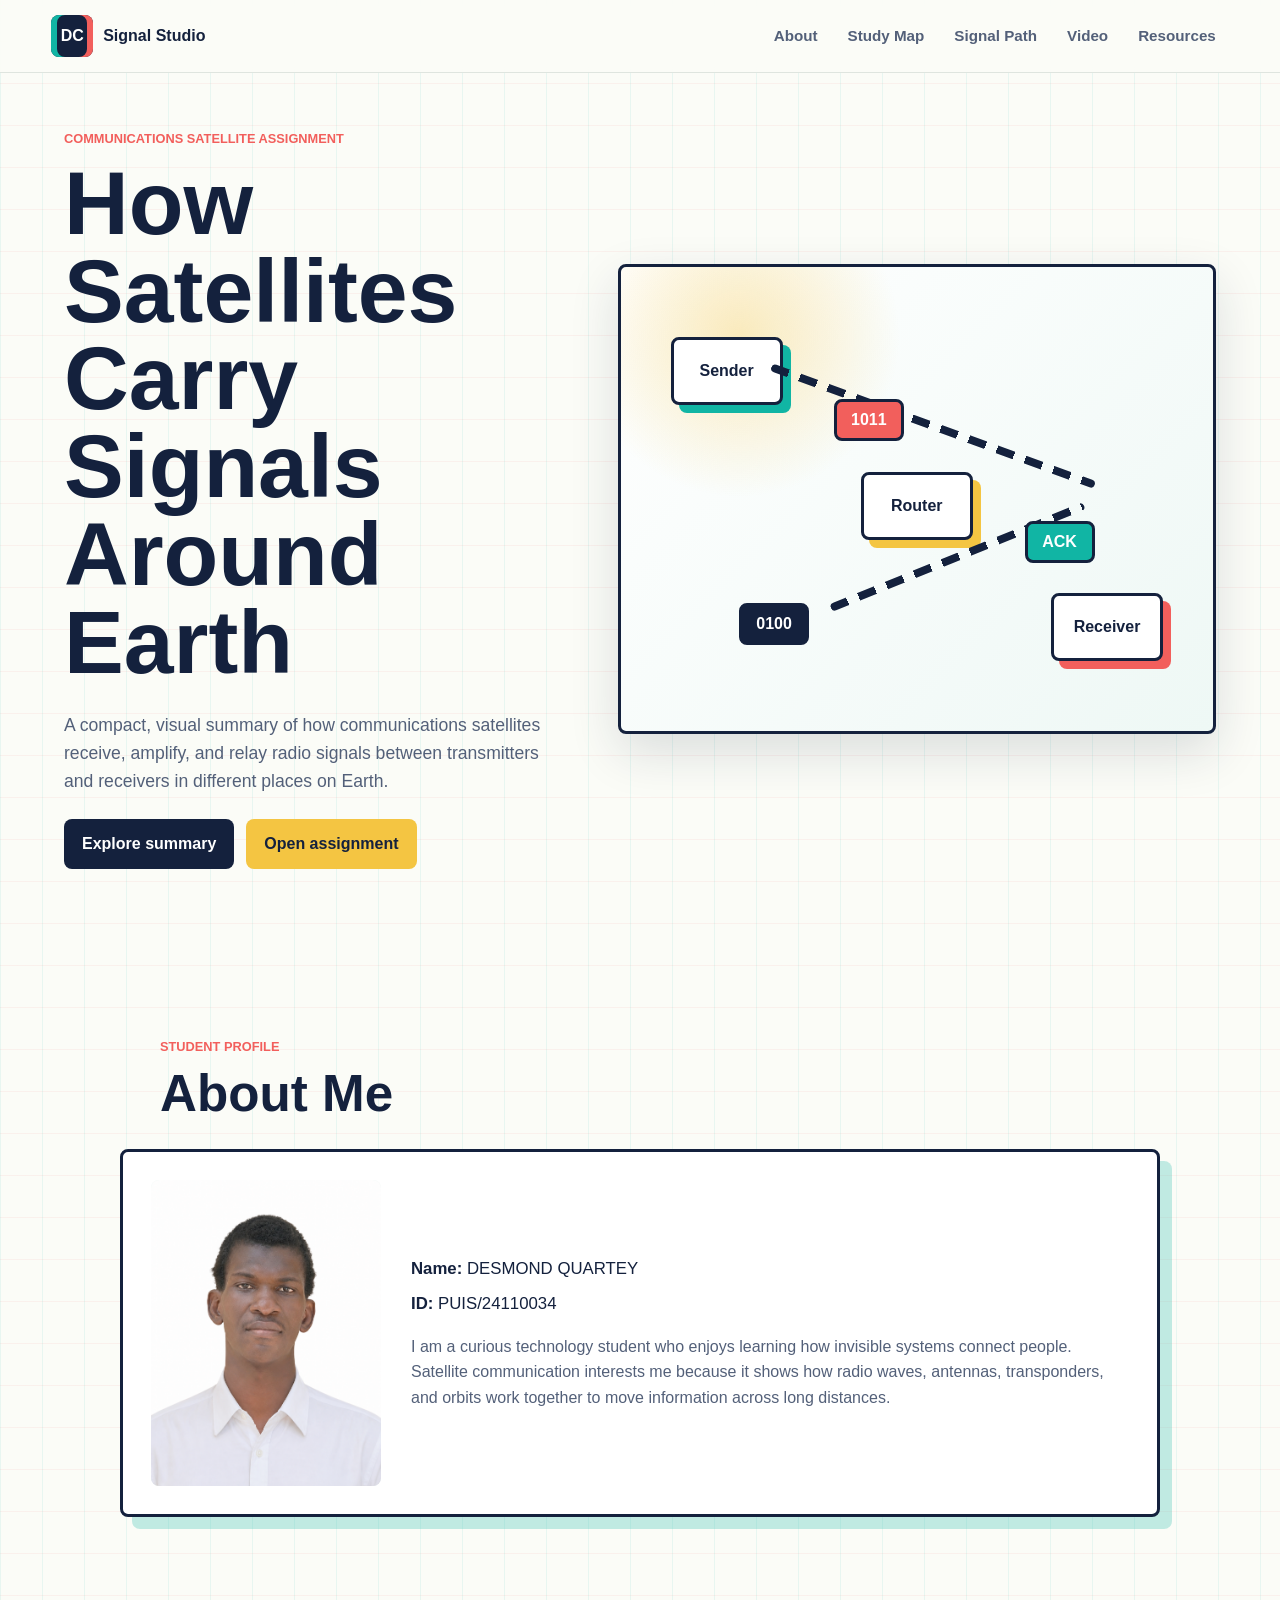
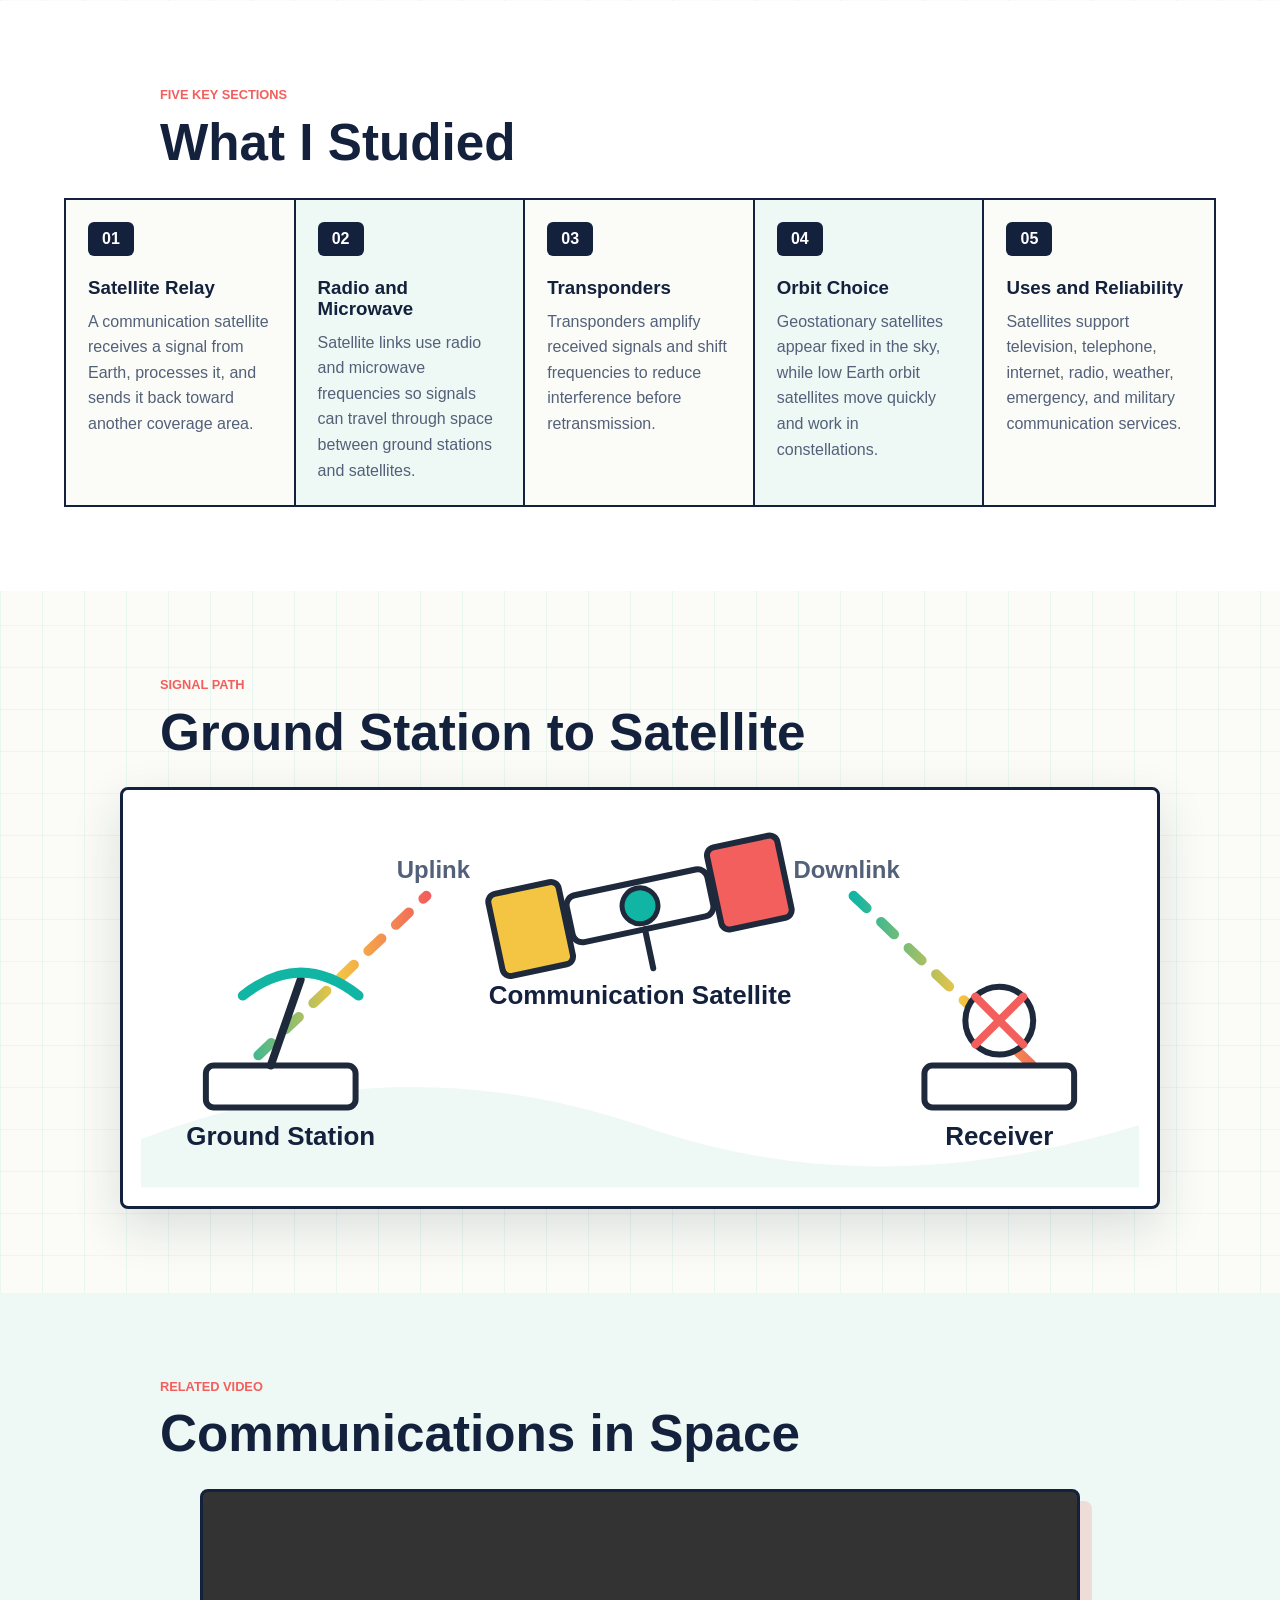
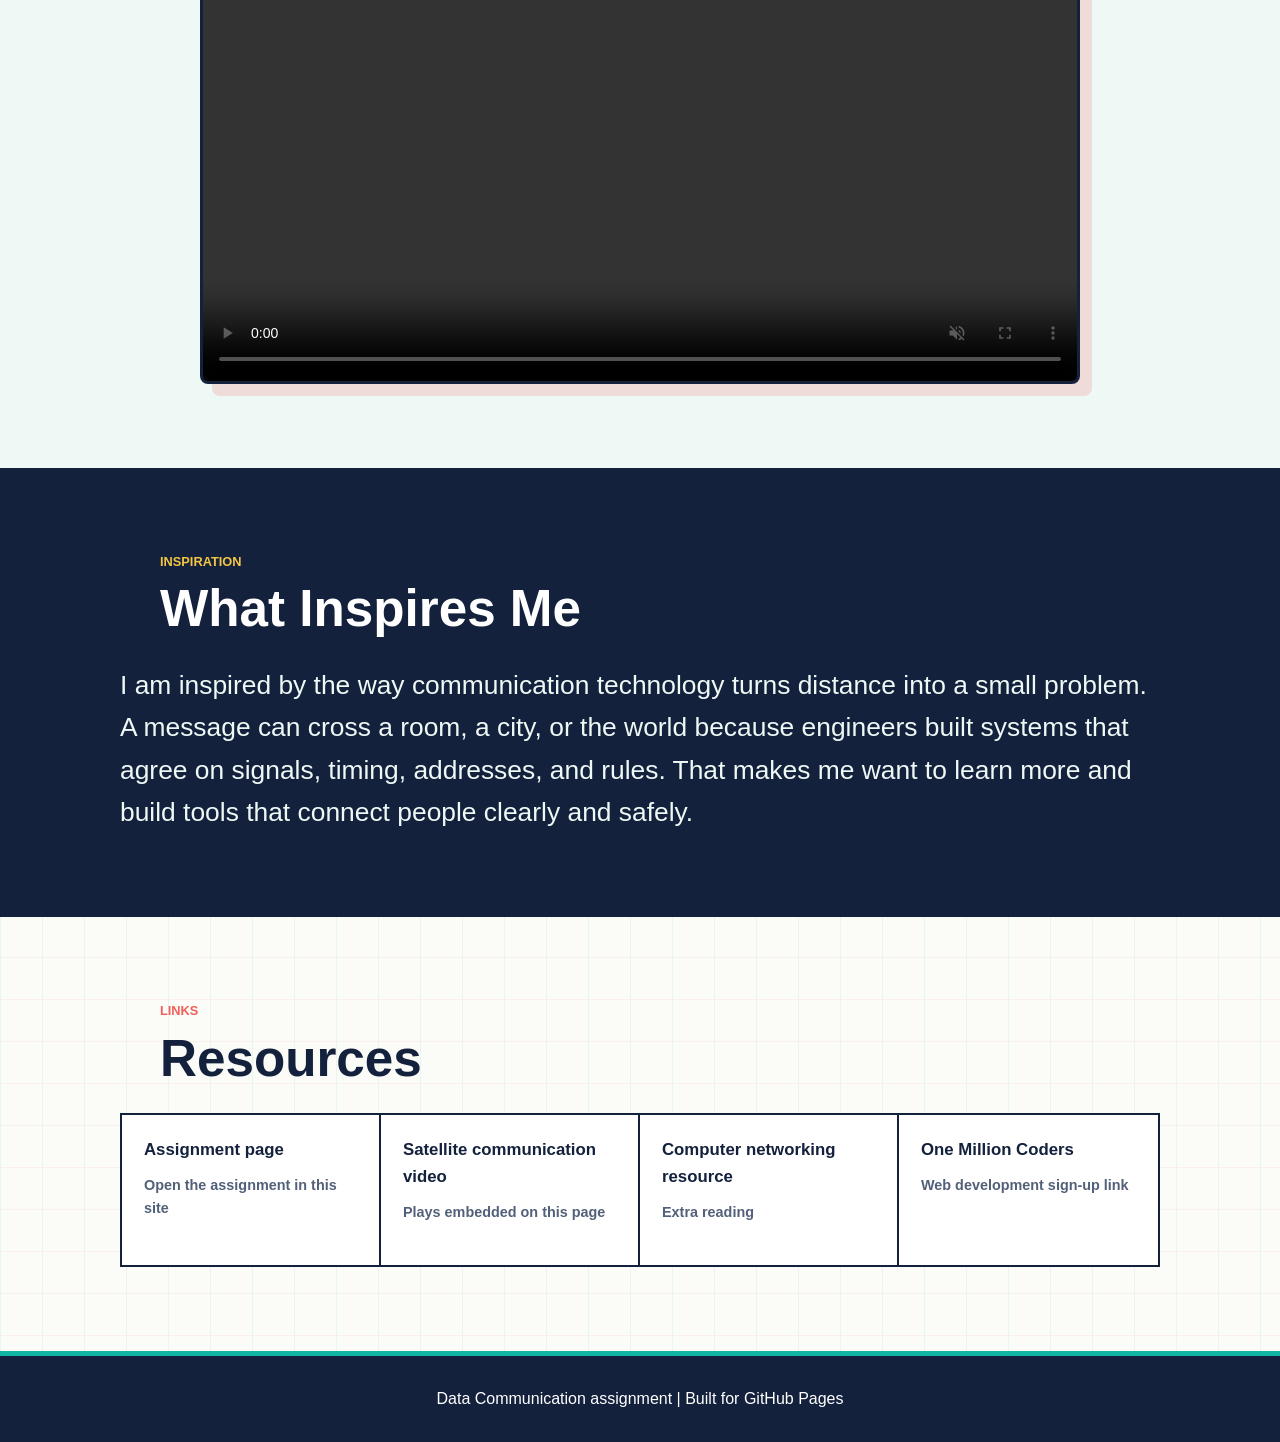
<file: index.html>
<!DOCTYPE html>
<html lang="en">
<head>
  <meta charset="UTF-8">
  <meta name="viewport" content="width=device-width, initial-scale=1.0">
  <title>Communications Satellite Assignment</title>
  <link rel="preconnect" href="https://assets.science.nasa.gov">
  <link rel="stylesheet" href="styles.css">
</head>
<body>
  <header class="topbar">
    <a class="brand" href="#home" aria-label="Go to home">
      <span class="brand-mark">DC</span>
      <span>Signal Studio</span>
    </a>

    <button class="menu-toggle" type="button" aria-expanded="false" aria-controls="site-menu">
      <span></span>
      <span></span>
      <span></span>
    </button>

    <nav id="site-menu" class="site-menu" aria-label="Primary navigation">
      <a href="#about">About</a>
      <a href="#topics">Study Map</a>
      <a href="#telegraph">Signal Path</a>
      <a href="#video">Video</a>
      <a href="#resources">Resources</a>
    </nav>
  </header>

  <main>
    <section id="home" class="hero section">
      <div class="hero-grid">
        <div class="hero-copy">
          <p class="eyebrow">Communications Satellite Assignment</p>
          <h1>How Satellites Carry Signals Around Earth</h1>
          <p>
            A compact, visual summary of how communications satellites receive,
            amplify, and relay radio signals between transmitters and receivers
            in different places on Earth.
          </p>
          <div class="hero-actions">
            <a class="button primary" href="#topics">Explore summary</a>
            <a class="button secondary" href="resources/assignment-view.html">Open assignment</a>
          </div>
        </div>

        <div class="signal-board" aria-label="Animated data signal visualization">
          <div class="node node-a">Sender</div>
          <div class="node node-b">Router</div>
          <div class="node node-c">Receiver</div>
          <div class="pulse-line line-one"></div>
          <div class="pulse-line line-two"></div>
          <div class="packet packet-one">1011</div>
          <div class="packet packet-two">ACK</div>
          <div class="packet packet-three">0100</div>
        </div>
      </div>
    </section>

    <section id="about" class="section profile-section">
      <div class="section-heading">
        <p class="eyebrow">Student Profile</p>
        <h2>About Me</h2>
      </div>
      <div class="profile-layout">
        <img class="profile-image" src="assets/profile.png" alt="Student profile photo">
        <div class="profile-copy">
          <p class="student-line"><strong>Name:</strong> DESMOND QUARTEY</p>
          <p class="student-line"><strong>ID:</strong> PUIS/24110034</p>
          <p>
            I am a curious technology student who enjoys learning how invisible
            systems connect people. Satellite communication interests me because
            it shows how radio waves, antennas, transponders, and orbits work
            together to move information across long distances.
          </p>
        </div>
      </div>
    </section>

    <section id="topics" class="section topics-section">
      <div class="section-heading">
        <p class="eyebrow">Five Key Sections</p>
        <h2>What I Studied</h2>
      </div>
      <div class="topic-grid">
        <article class="topic-card">
          <span class="topic-number">01</span>
          <h3>Satellite Relay</h3>
          <p>A communication satellite receives a signal from Earth, processes it, and sends it back toward another coverage area.</p>
        </article>
        <article class="topic-card">
          <span class="topic-number">02</span>
          <h3>Radio and Microwave</h3>
          <p>Satellite links use radio and microwave frequencies so signals can travel through space between ground stations and satellites.</p>
        </article>
        <article class="topic-card">
          <span class="topic-number">03</span>
          <h3>Transponders</h3>
          <p>Transponders amplify received signals and shift frequencies to reduce interference before retransmission.</p>
        </article>
        <article class="topic-card">
          <span class="topic-number">04</span>
          <h3>Orbit Choice</h3>
          <p>Geostationary satellites appear fixed in the sky, while low Earth orbit satellites move quickly and work in constellations.</p>
        </article>
        <article class="topic-card">
          <span class="topic-number">05</span>
          <h3>Uses and Reliability</h3>
          <p>Satellites support television, telephone, internet, radio, weather, emergency, and military communication services.</p>
        </article>
      </div>
    </section>

    <section id="telegraph" class="section telegraph-section">
      <div class="section-heading">
          <p class="eyebrow">Signal Path</p>
          <h2>Ground Station to Satellite</h2>
      </div>
      <div class="telegraph-panel">
        <svg class="telegraph-diagram" viewBox="0 0 1000 380" role="img" aria-labelledby="satellite-title satellite-desc">
          <title id="satellite-title">Satellite communication diagram</title>
          <desc id="satellite-desc">A ground station sends an uplink to a communications satellite, which relays a downlink to a receiver.</desc>
          <defs>
            <linearGradient id="wireGradient" x1="0" y1="0" x2="1" y2="0">
              <stop offset="0" stop-color="#11b5a4"/>
              <stop offset="0.55" stop-color="#f4c542"/>
              <stop offset="1" stop-color="#f25f5c"/>
            </linearGradient>
          </defs>
          <path d="M0 332 C160 270, 330 260, 500 318 C660 374, 820 372, 1000 318 L1000 380 L0 380 Z" fill="#eef8f5"/>
          <path d="M90 274 L286 88" fill="none" stroke="url(#wireGradient)" stroke-width="10" stroke-linecap="round" stroke-dasharray="18 20"/>
          <path d="M714 88 L910 274" fill="none" stroke="url(#wireGradient)" stroke-width="10" stroke-linecap="round" stroke-dasharray="18 20"/>

          <rect x="65" y="258" width="150" height="42" rx="8" fill="#ffffff" stroke="#1e293b" stroke-width="6"/>
          <path d="M130 258 L160 172" fill="none" stroke="#1e293b" stroke-width="8" stroke-linecap="round"/>
          <path d="M102 188 Q160 142 218 188" fill="none" stroke="#11b5a4" stroke-width="10" stroke-linecap="round"/>
          <text x="140" y="338" text-anchor="middle" class="svg-label">Ground Station</text>

          <g transform="translate(500 98) rotate(-12)">
            <rect x="-72" y="-24" width="144" height="48" rx="10" fill="#ffffff" stroke="#1e293b" stroke-width="6"/>
            <rect x="-148" y="-42" width="72" height="84" rx="8" fill="#f4c542" stroke="#1e293b" stroke-width="6"/>
            <rect x="76" y="-42" width="72" height="84" rx="8" fill="#f25f5c" stroke="#1e293b" stroke-width="6"/>
            <circle cx="0" cy="0" r="18" fill="#11b5a4" stroke="#1e293b" stroke-width="5"/>
            <path d="M0 24 L0 64" stroke="#1e293b" stroke-width="6" stroke-linecap="round"/>
          </g>
          <text x="500" y="196" text-anchor="middle" class="svg-label">Communication Satellite</text>

          <rect x="785" y="258" width="150" height="42" rx="8" fill="#ffffff" stroke="#1e293b" stroke-width="6"/>
          <circle cx="860" cy="213" r="34" fill="#ffffff" stroke="#1e293b" stroke-width="6"/>
          <path d="M836 189 L884 237 M884 189 L836 237" stroke="#f25f5c" stroke-width="8" stroke-linecap="round"/>
          <text x="860" y="338" text-anchor="middle" class="svg-label">Receiver</text>

          <text x="293" y="70" text-anchor="middle" class="svg-note">Uplink</text>
          <text x="707" y="70" text-anchor="middle" class="svg-note">Downlink</text>
        </svg>
      </div>
    </section>

    <section id="video" class="section video-section">
      <div class="section-heading">
          <p class="eyebrow">Related Video</p>
        <h2>Communications in Space</h2>
      </div>
      <div class="video-shell">
        <video controls autoplay muted playsinline preload="auto">
          <source src="https://assets.science.nasa.gov/content/dam/science/cds/eclips/assets/videos/our-world-communications-in-space/video.mp4#t=5" type="video/mp4">
        </video>
      </div>
    </section>

    <section id="inspiration" class="section inspiration-section">
      <div class="section-heading">
        <p class="eyebrow">Inspiration</p>
        <h2>What Inspires Me</h2>
      </div>
      <p class="inspiration-text">
        I am inspired by the way communication technology turns distance into a
        small problem. A message can cross a room, a city, or the world because
        engineers built systems that agree on signals, timing, addresses, and
        rules. That makes me want to learn more and build tools that connect
        people clearly and safely.
      </p>
    </section>

    <section id="resources" class="section resources-section">
      <div class="section-heading">
        <p class="eyebrow">Links</p>
        <h2>Resources</h2>
      </div>
      <div class="resource-list">
        <a href="resources/assignment.html">
          Assignment page
          <span>Open the assignment in this site</span>
        </a>
        <a href="#video">
          Satellite communication video
          <span>Plays embedded on this page</span>
        </a>
        <a href="https://www.coursera.org/articles/computer-networking" target="_blank" rel="noopener">
          Computer networking resource
          <span>Extra reading</span>
        </a>
        <a href="https://www.1millioncoders.com/" target="_blank" rel="noopener">
          One Million Coders
          <span>Web development sign-up link</span>
        </a>
      </div>
    </section>
  </main>

  <footer class="footer">
    <p>Data Communication assignment | Built for GitHub Pages</p>
  </footer>

  <script src="script.js"></script>
</body>
</html>
</file>
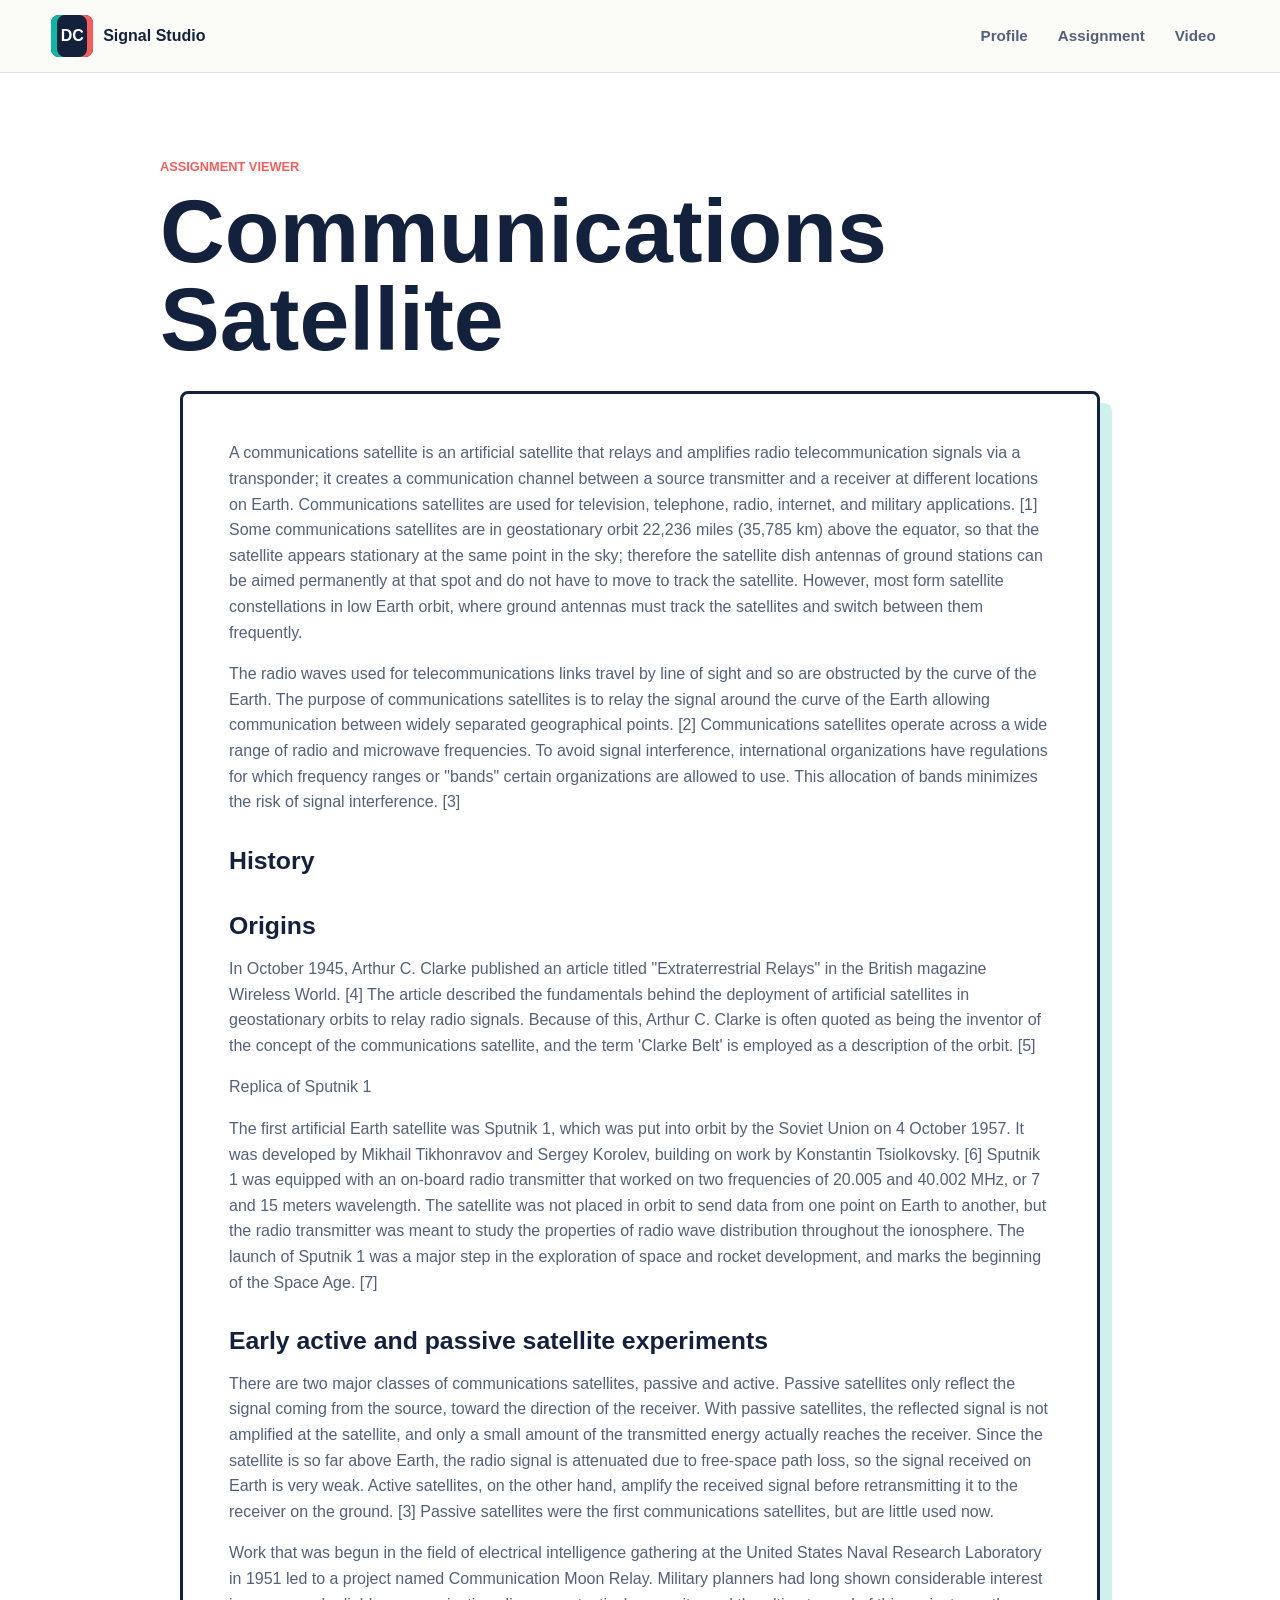
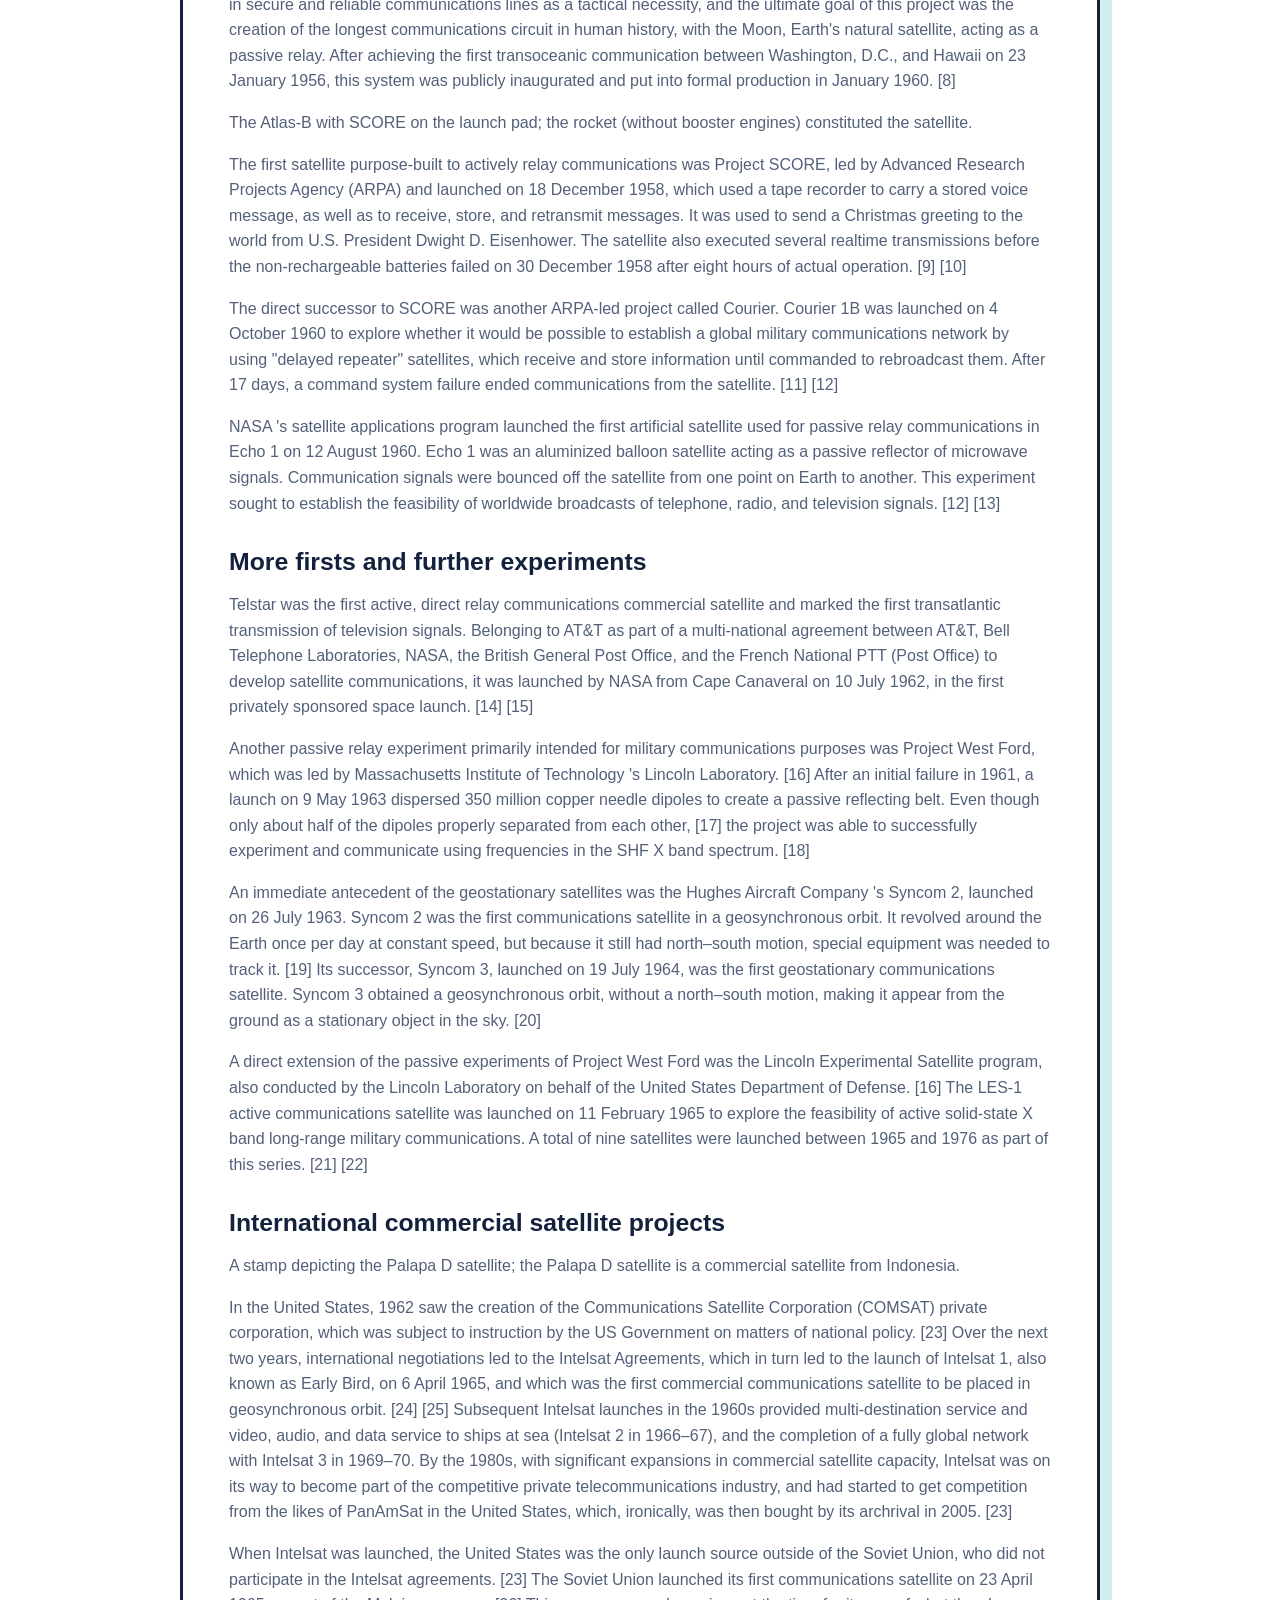
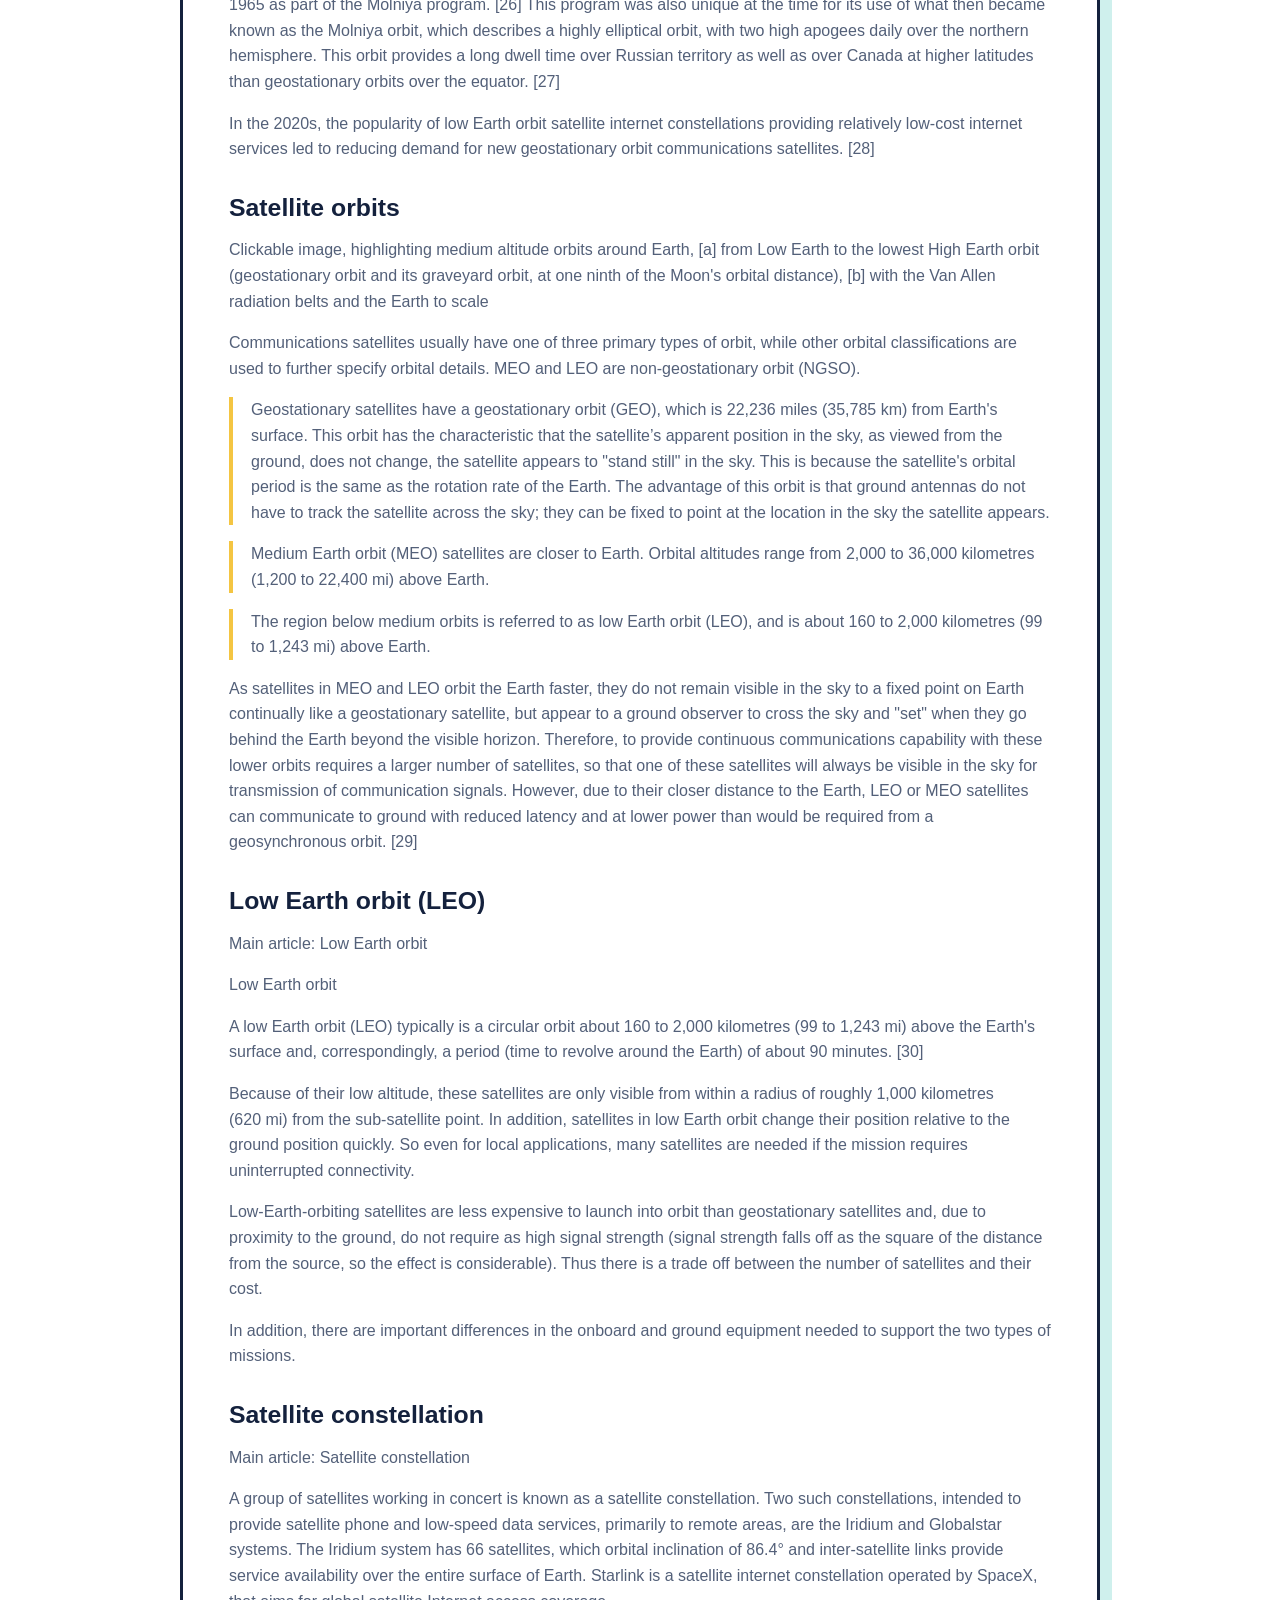
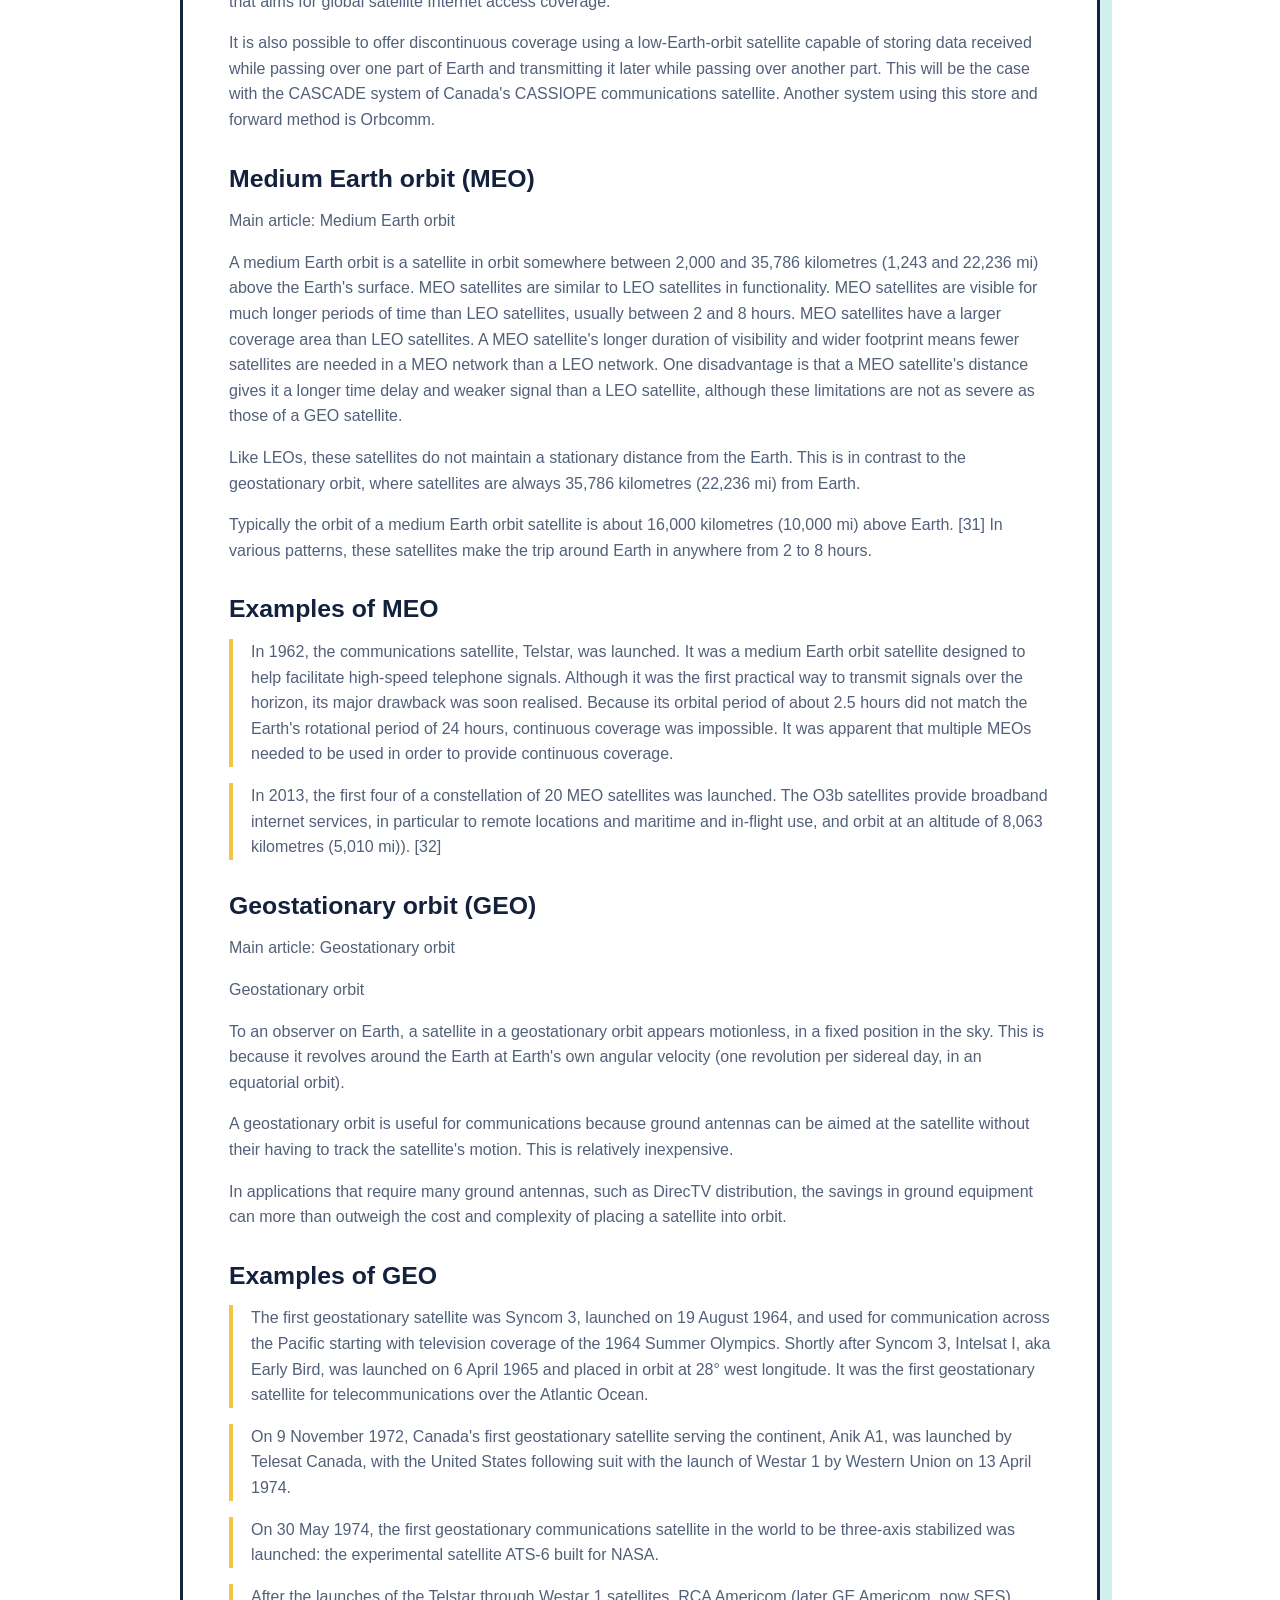
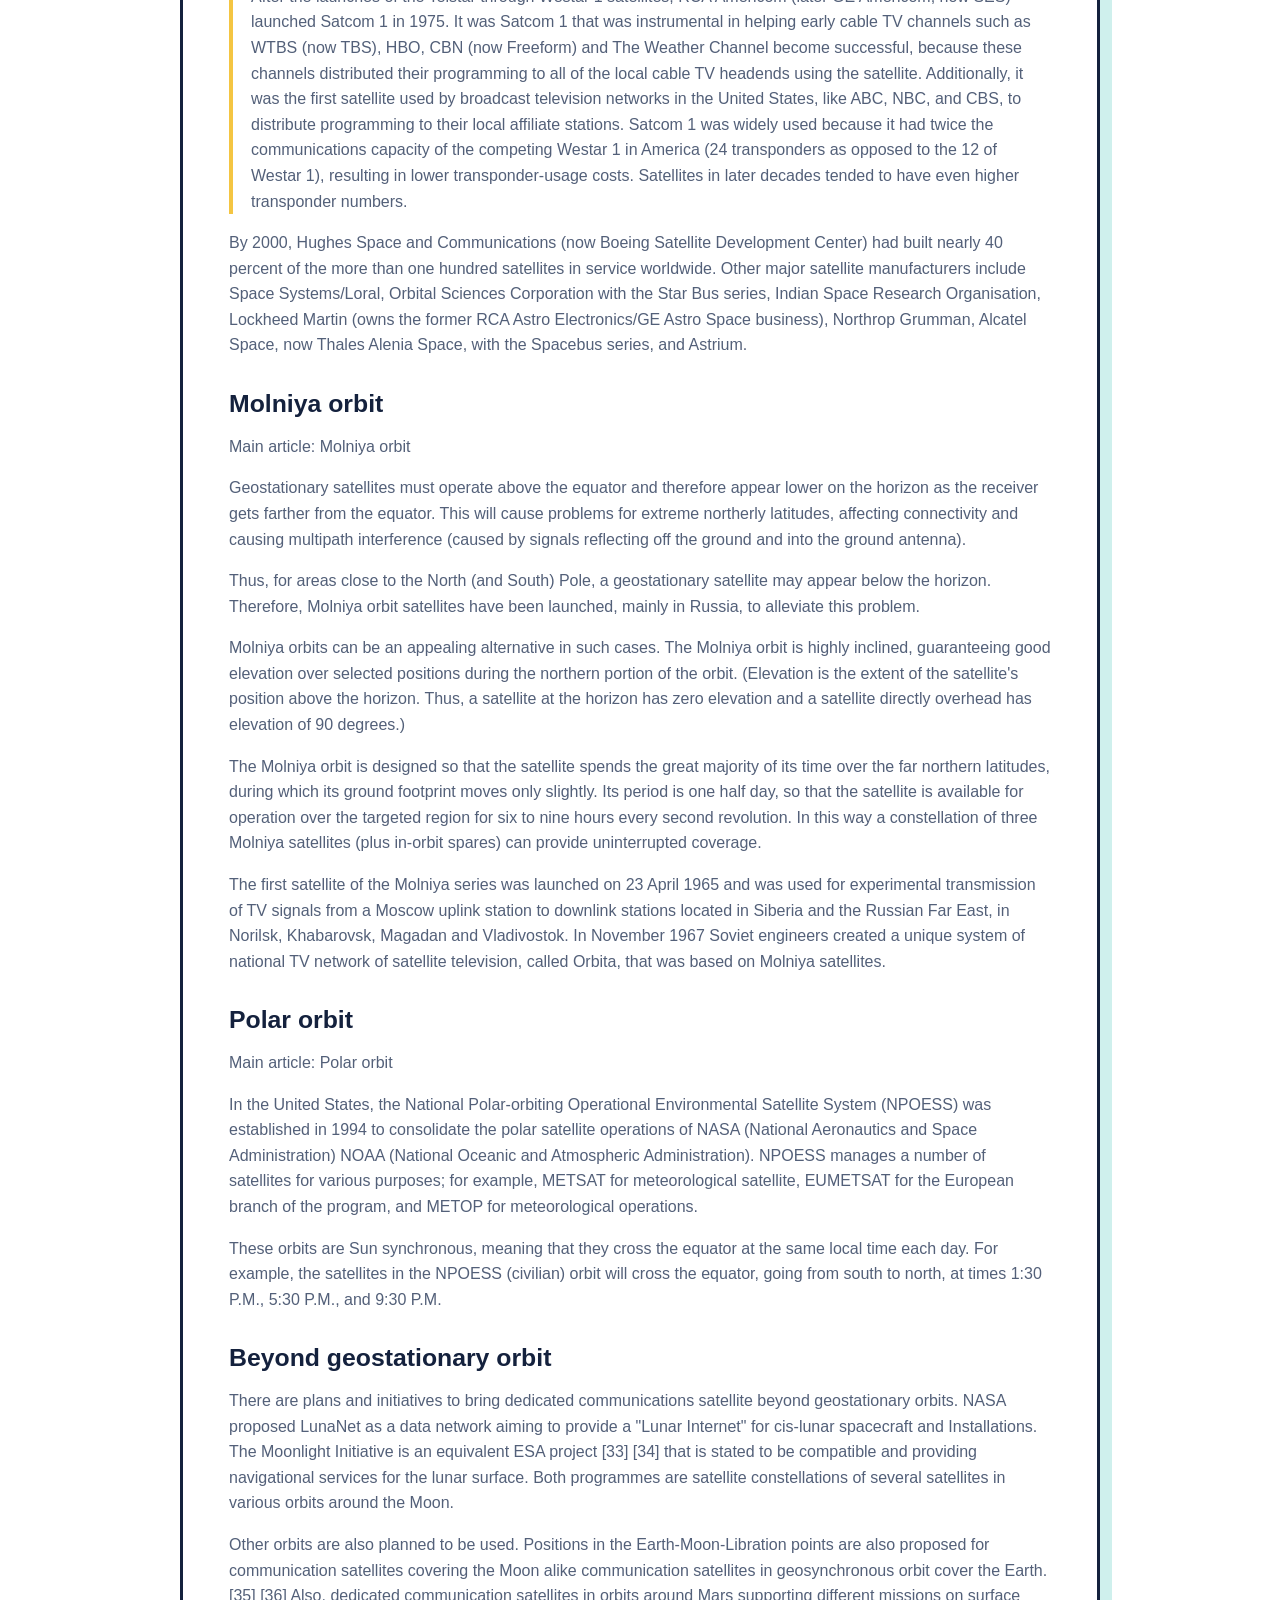
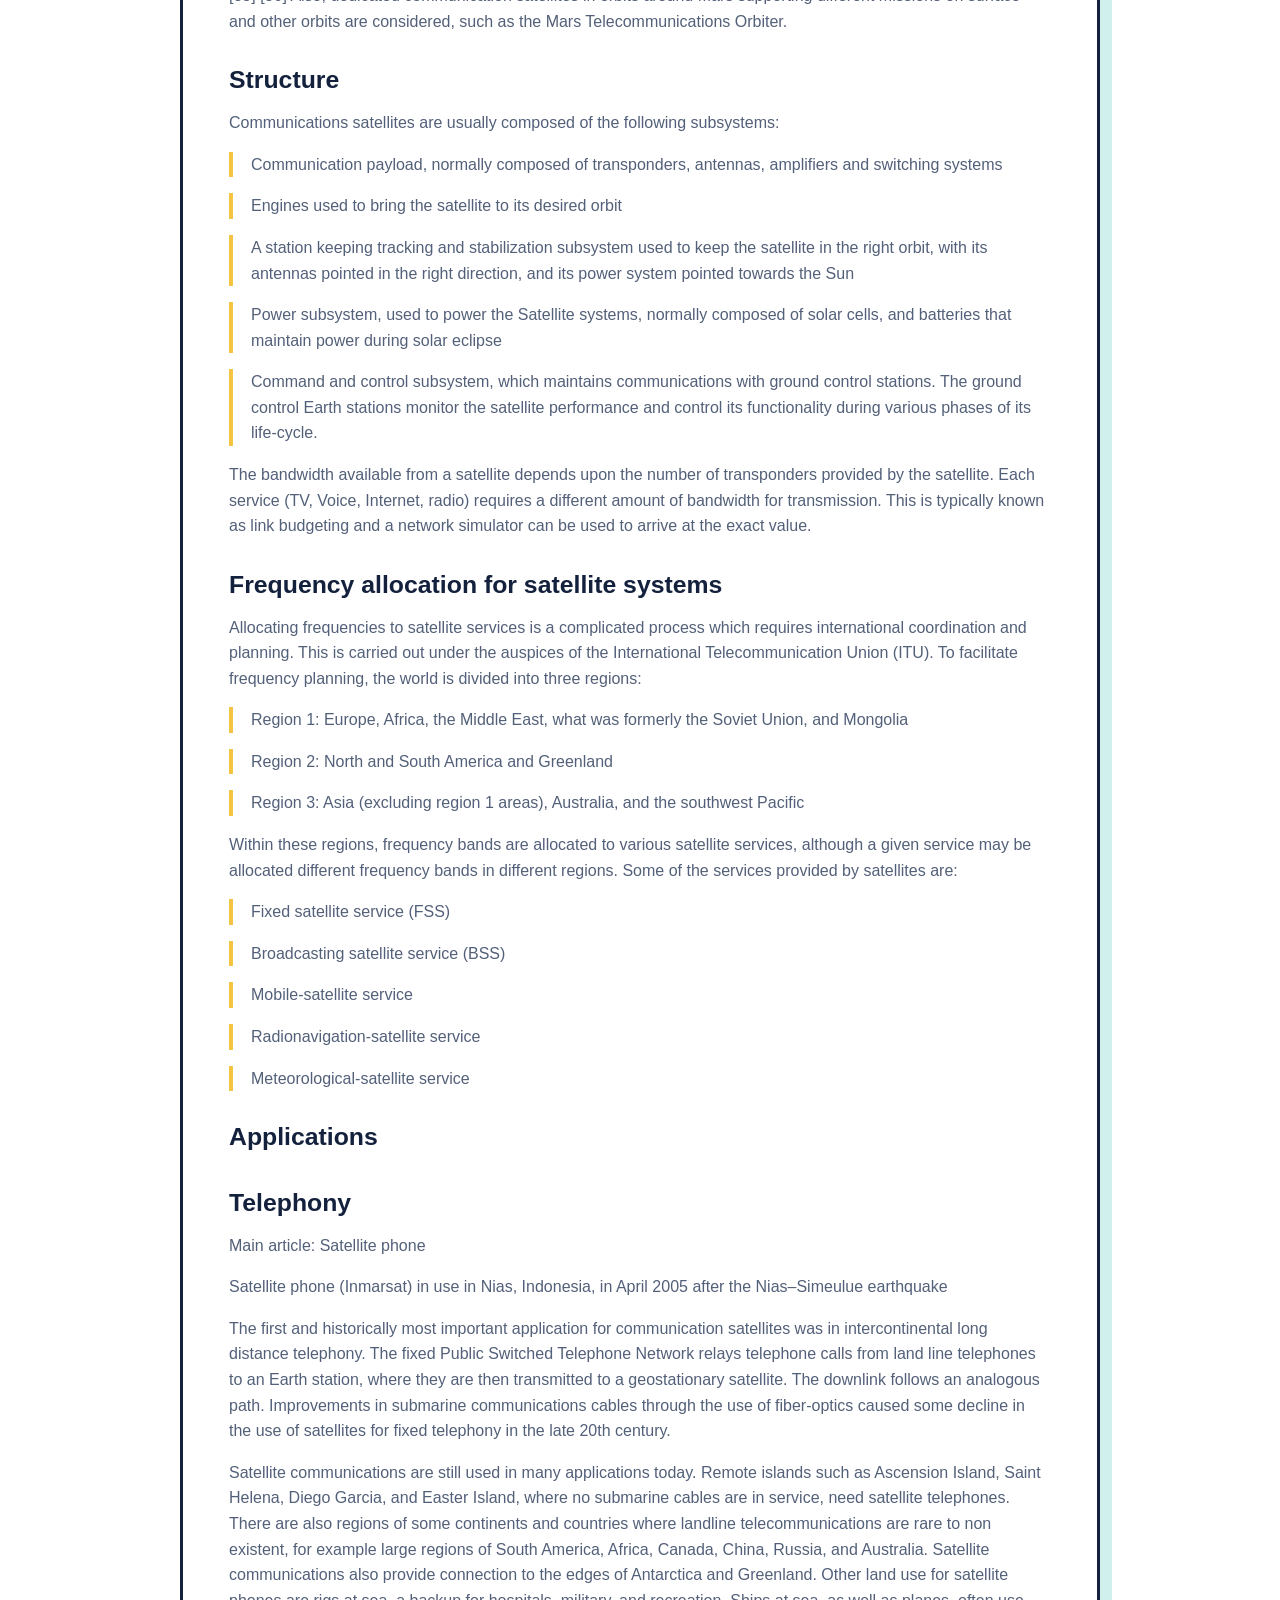
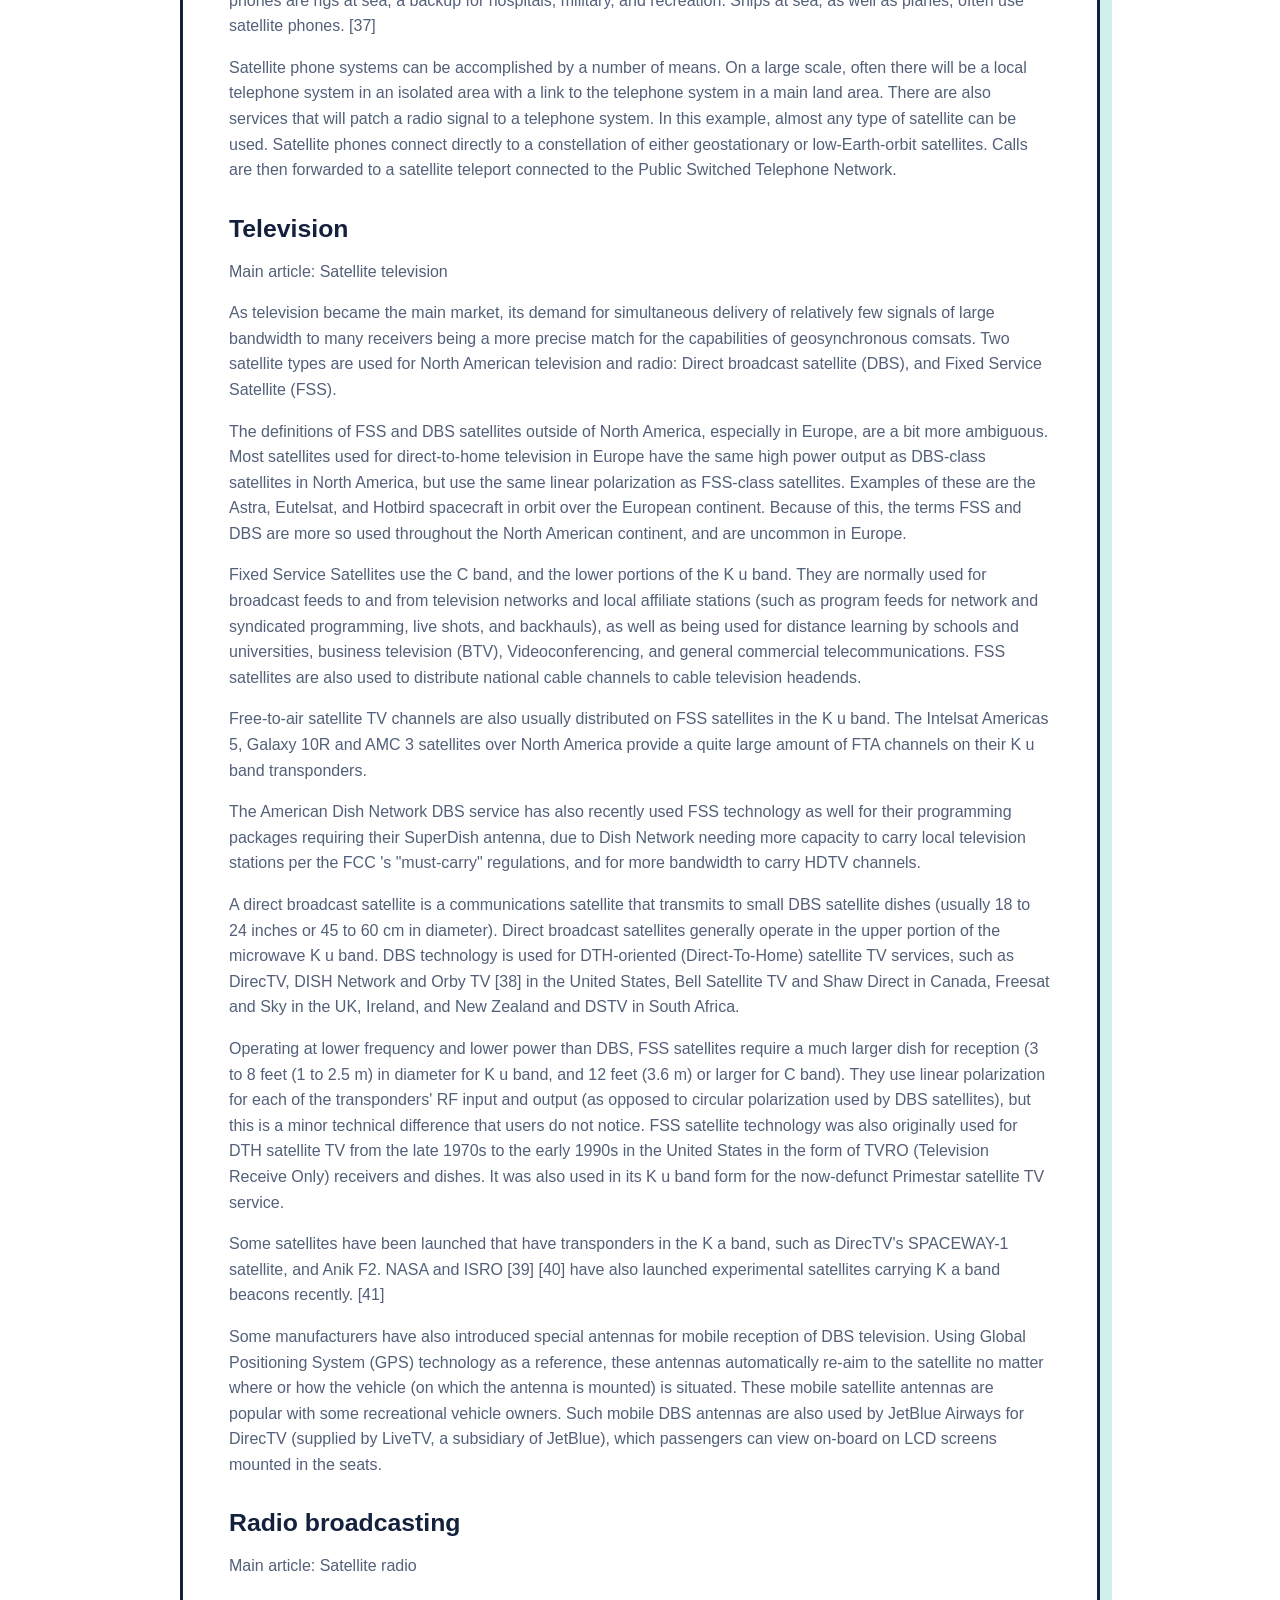
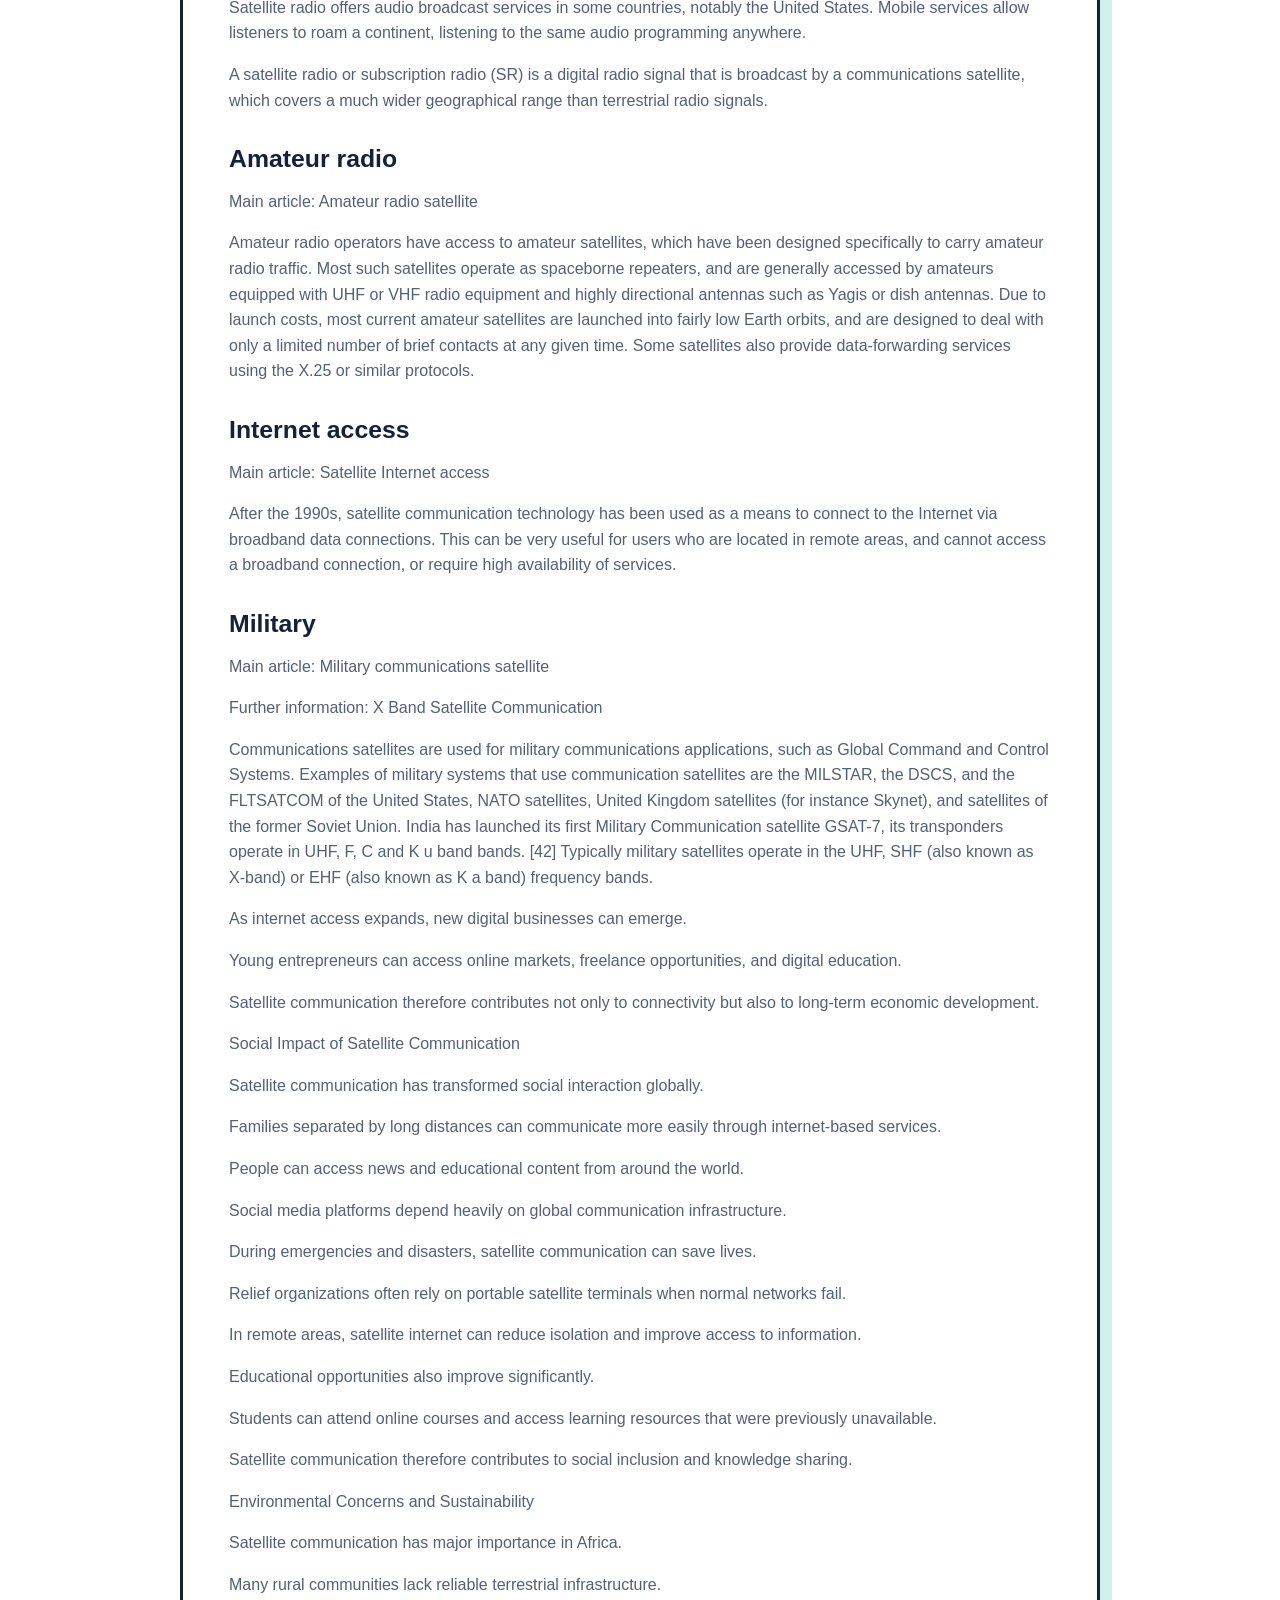
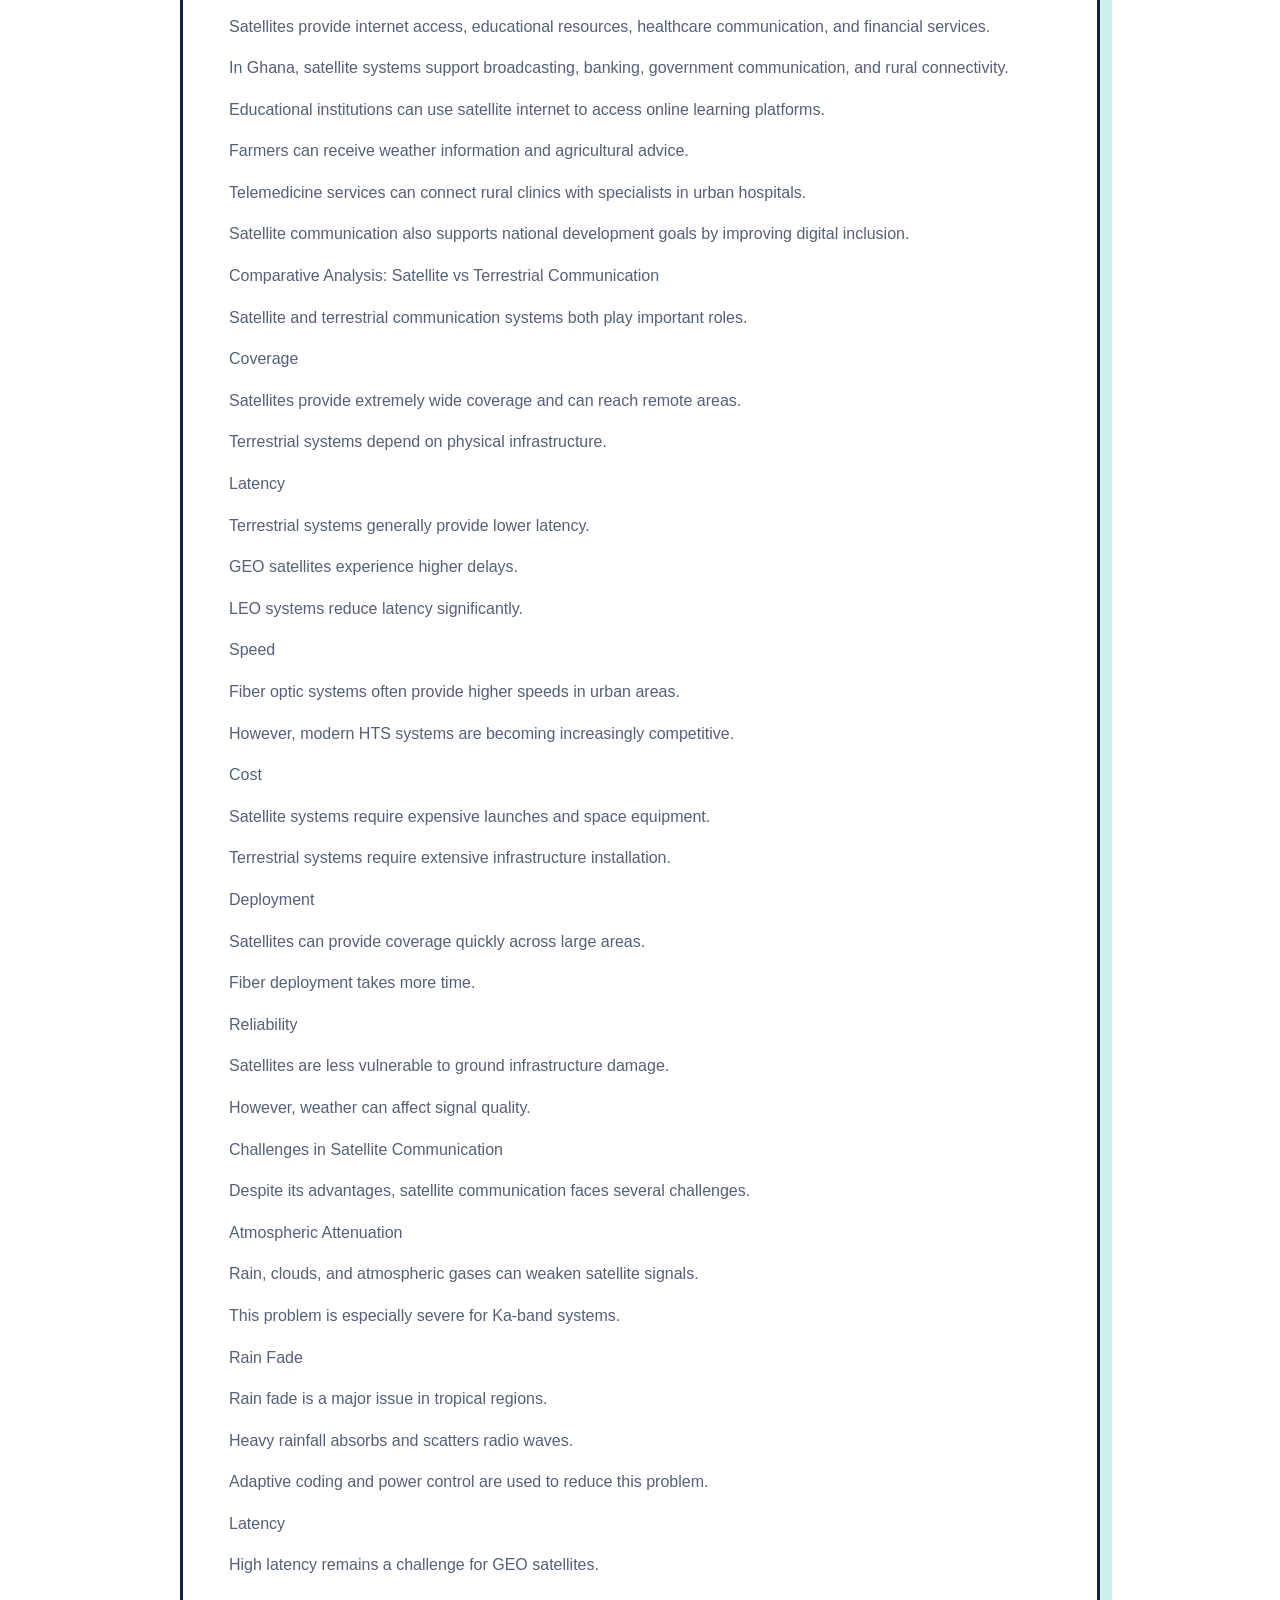
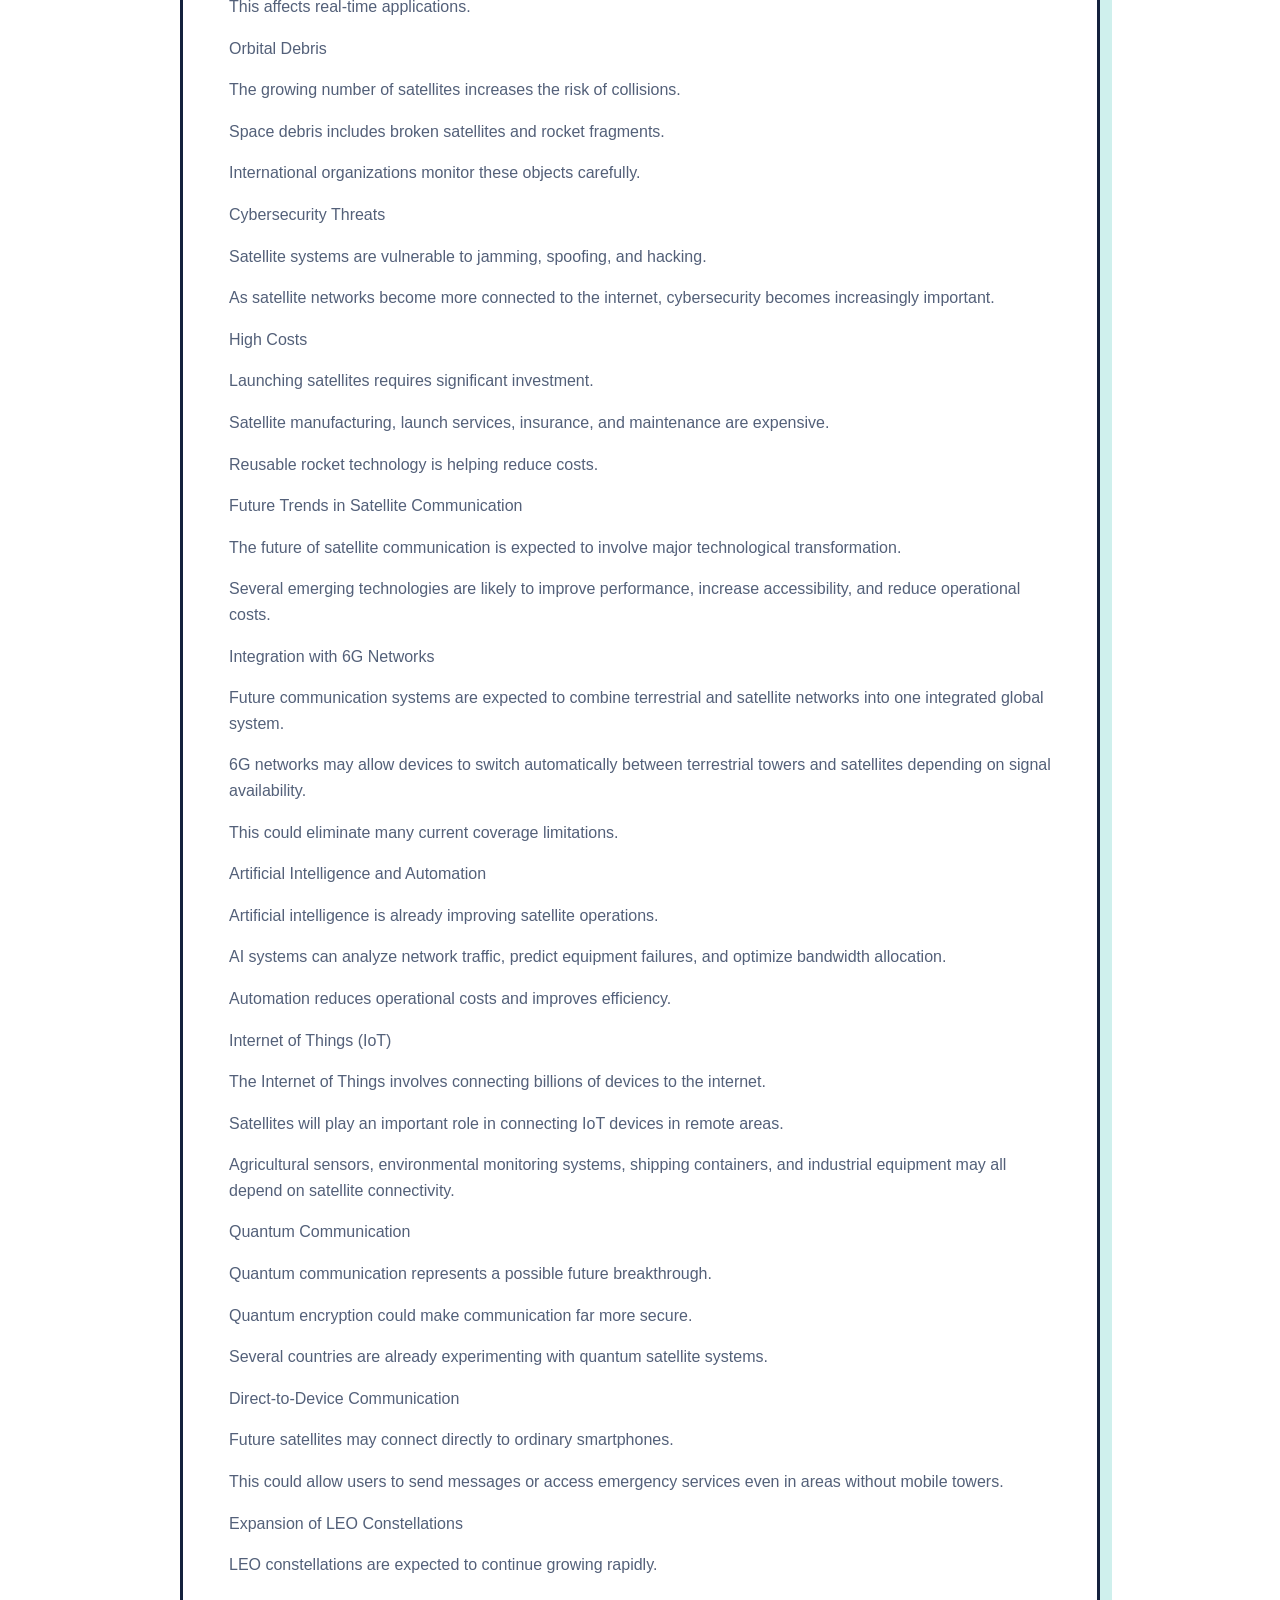
<file: resources/assignment-view.html>
<!DOCTYPE html>
<html lang="en">
<head>
  <meta charset="UTF-8">
  <meta name="viewport" content="width=device-width, initial-scale=1.0">
  <title>Assignment Viewer - Communications Satellite</title>
  <link rel="stylesheet" href="../styles.css">
</head>
<body>
  <header class="topbar">
    <a class="brand" href="../index.html" aria-label="Go to home">
      <span class="brand-mark">DC</span>
      <span>Signal Studio</span>
    </a>
    <nav class="site-menu assignment-menu" aria-label="Assignment navigation">
      <a href="../index.html#about">Profile</a>
      <a href="assignment.html">Assignment</a>
      <a href="../index.html#video">Video</a>
    </nav>
  </header>

  <main>
    <section class="section document-section">
      <div class="section-heading">
        <p class="eyebrow">Assignment Viewer</p>
        <h1>Communications Satellite</h1>
      </div>
      <article class="document-view">
          <p>A communications satellite is an artificial satellite that relays and amplifies radio telecommunication signals via a transponder; it creates a communication channel between a source transmitter and a receiver at different locations on Earth. Communications satellites are used for television, telephone, radio, internet, and military applications. [1] Some communications satellites are in geostationary orbit 22,236 miles (35,785&#160;km) above the equator, so that the satellite appears stationary at the same point in the sky; therefore the satellite dish antennas of ground stations can be aimed permanently at that spot and do not have to move to track the satellite. However, most form satellite constellations in low Earth orbit, where ground antennas must track the satellites and switch between them frequently.</p>
          <p>The radio waves used for telecommunications links travel by line of sight and so are obstructed by the curve of the Earth. The purpose of communications satellites is to relay the signal around the curve of the Earth allowing communication between widely separated geographical points. [2] Communications satellites operate across a wide range of radio and microwave frequencies. To avoid signal interference, international organizations have regulations for which frequency ranges or &quot;bands&quot; certain organizations are allowed to use. This allocation of bands minimizes the risk of signal interference. [3]</p>
          <h3>History</h3>
          <h3>Origins</h3>
          <p>In October 1945, Arthur C. Clarke published an article titled &quot;Extraterrestrial Relays&quot; in the British magazine Wireless World. [4] The article described the fundamentals behind the deployment of artificial satellites in geostationary orbits to relay radio signals. Because of this, Arthur C. Clarke is often quoted as being the inventor of the concept of the communications satellite, and the term &#39;Clarke Belt&#39; is employed as a description of the orbit. [5]</p>
          <p>Replica of Sputnik 1</p>
          <p>The first artificial Earth satellite was Sputnik 1, which was put into orbit by the Soviet Union on 4 October 1957. It was developed by Mikhail Tikhonravov and Sergey Korolev, building on work by Konstantin Tsiolkovsky. [6] Sputnik 1 was equipped with an on-board radio transmitter that worked on two frequencies of 20.005 and 40.002&#160;MHz, or 7 and 15 meters wavelength. The satellite was not placed in orbit to send data from one point on Earth to another, but the radio transmitter was meant to study the properties of radio wave distribution throughout the ionosphere. The launch of Sputnik 1 was a major step in the exploration of space and rocket development, and marks the beginning of the Space Age. [7]</p>
          <h3>Early active and passive satellite experiments</h3>
          <p>There are two major classes of communications satellites, passive and active. Passive satellites only reflect the signal coming from the source, toward the direction of the receiver. With passive satellites, the reflected signal is not amplified at the satellite, and only a small amount of the transmitted energy actually reaches the receiver. Since the satellite is so far above Earth, the radio signal is attenuated due to free-space path loss, so the signal received on Earth is very weak. Active satellites, on the other hand, amplify the received signal before retransmitting it to the receiver on the ground. [3] Passive satellites were the first communications satellites, but are little used now.</p>
          <p>Work that was begun in the field of electrical intelligence gathering at the United States Naval Research Laboratory in 1951 led to a project named Communication Moon Relay. Military planners had long shown considerable interest in secure and reliable communications lines as a tactical necessity, and the ultimate goal of this project was the creation of the longest communications circuit in human history, with the Moon, Earth&#39;s natural satellite, acting as a passive relay. After achieving the first transoceanic communication between Washington, D.C., and Hawaii on 23 January 1956, this system was publicly inaugurated and put into formal production in January 1960. [8]</p>
          <p>The Atlas-B with SCORE on the launch pad; the rocket (without booster engines) constituted the satellite.</p>
          <p>The first satellite purpose-built to actively relay communications was Project SCORE, led by Advanced Research Projects Agency (ARPA) and launched on 18 December 1958, which used a tape recorder to carry a stored voice message, as well as to receive, store, and retransmit messages. It was used to send a Christmas greeting to the world from U.S. President Dwight D. Eisenhower. The satellite also executed several realtime transmissions before the non-rechargeable batteries failed on 30 December 1958 after eight hours of actual operation. [9] [10]</p>
          <p>The direct successor to SCORE was another ARPA-led project called Courier. Courier 1B was launched on 4 October 1960 to explore whether it would be possible to establish a global military communications network by using &quot;delayed repeater&quot; satellites, which receive and store information until commanded to rebroadcast them. After 17 days, a command system failure ended communications from the satellite. [11] [12]</p>
          <p>NASA &#39;s satellite applications program launched the first artificial satellite used for passive relay communications in Echo 1 on 12 August 1960. Echo 1 was an aluminized balloon satellite acting as a passive reflector of microwave signals. Communication signals were bounced off the satellite from one point on Earth to another. This experiment sought to establish the feasibility of worldwide broadcasts of telephone, radio, and television signals. [12] [13]</p>
          <h3>More firsts and further experiments</h3>
          <p>Telstar was the first active, direct relay communications commercial satellite and marked the first transatlantic transmission of television signals. Belonging to AT&amp;T as part of a multi-national agreement between AT&amp;T, Bell Telephone Laboratories, NASA, the British General Post Office, and the French National PTT (Post Office) to develop satellite communications, it was launched by NASA from Cape Canaveral on 10 July 1962, in the first privately sponsored space launch. [14] [15]</p>
          <p>Another passive relay experiment primarily intended for military communications purposes was Project West Ford, which was led by Massachusetts Institute of Technology &#39;s Lincoln Laboratory. [16] After an initial failure in 1961, a launch on 9 May 1963 dispersed 350 million copper needle dipoles to create a passive reflecting belt. Even though only about half of the dipoles properly separated from each other, [17] the project was able to successfully experiment and communicate using frequencies in the SHF X band spectrum. [18]</p>
          <p>An immediate antecedent of the geostationary satellites was the Hughes Aircraft Company &#39;s Syncom 2, launched on 26 July 1963. Syncom 2 was the first communications satellite in a geosynchronous orbit. It revolved around the Earth once per day at constant speed, but because it still had north–south motion, special equipment was needed to track it. [19] Its successor, Syncom 3, launched on 19 July 1964, was the first geostationary communications satellite. Syncom 3 obtained a geosynchronous orbit, without a north–south motion, making it appear from the ground as a stationary object in the sky. [20]</p>
          <p>A direct extension of the passive experiments of Project West Ford was the Lincoln Experimental Satellite program, also conducted by the Lincoln Laboratory on behalf of the United States Department of Defense. [16] The LES-1 active communications satellite was launched on 11 February 1965 to explore the feasibility of active solid-state X band long-range military communications. A total of nine satellites were launched between 1965 and 1976 as part of this series. [21] [22]</p>
          <h3>International commercial satellite projects</h3>
          <p>A stamp depicting the Palapa D satellite; the Palapa D satellite is a commercial satellite from Indonesia.</p>
          <p>In the United States, 1962 saw the creation of the Communications Satellite Corporation (COMSAT) private corporation, which was subject to instruction by the US Government on matters of national policy. [23] Over the next two years, international negotiations led to the Intelsat Agreements, which in turn led to the launch of Intelsat 1, also known as Early Bird, on 6 April 1965, and which was the first commercial communications satellite to be placed in geosynchronous orbit. [24] [25] Subsequent Intelsat launches in the 1960s provided multi-destination service and video, audio, and data service to ships at sea (Intelsat 2 in 1966–67), and the completion of a fully global network with Intelsat 3 in 1969–70. By the 1980s, with significant expansions in commercial satellite capacity, Intelsat was on its way to become part of the competitive private telecommunications industry, and had started to get competition from the likes of PanAmSat in the United States, which, ironically, was then bought by its archrival in 2005. [23]</p>
          <p>When Intelsat was launched, the United States was the only launch source outside of the Soviet Union, who did not participate in the Intelsat agreements. [23] The Soviet Union launched its first communications satellite on 23 April 1965 as part of the Molniya program. [26] This program was also unique at the time for its use of what then became known as the Molniya orbit, which describes a highly elliptical orbit, with two high apogees daily over the northern hemisphere. This orbit provides a long dwell time over Russian territory as well as over Canada at higher latitudes than geostationary orbits over the equator. [27]</p>
          <p>In the 2020s, the popularity of low Earth orbit satellite internet constellations providing relatively low-cost internet services led to reducing demand for new geostationary orbit communications satellites. [28]</p>
          <h3>Satellite orbits</h3>
          <p>Clickable image, highlighting medium altitude orbits around Earth, [a] from Low Earth to the lowest High Earth orbit (geostationary orbit and its graveyard orbit, at one ninth of the Moon&#39;s orbital distance), [b] with the Van Allen radiation belts and the Earth to scale</p>
          <p>Communications satellites usually have one of three primary types of orbit, while other orbital classifications are used to further specify orbital details. MEO and LEO are non-geostationary orbit (NGSO).</p>
          <p class="doc-note">Geostationary satellites have a geostationary orbit (GEO), which is 22,236 miles (35,785&#160;km) from Earth&#39;s surface. This orbit has the characteristic that the satellite’s apparent position in the sky, as viewed from the ground, does not change, the satellite appears to &quot;stand still&quot; in the sky. This is because the satellite&#39;s orbital period is the same as the rotation rate of the Earth. The advantage of this orbit is that ground antennas do not have to track the satellite across the sky; they can be fixed to point at the location in the sky the satellite appears.</p>
          <p class="doc-note">Medium Earth orbit (MEO) satellites are closer to Earth. Orbital altitudes range from 2,000 to 36,000 kilometres (1,200 to 22,400&#160;mi) above Earth.</p>
          <p class="doc-note">The region below medium orbits is referred to as low Earth orbit (LEO), and is about 160 to 2,000 kilometres (99 to 1,243&#160;mi) above Earth.</p>
          <p>As satellites in MEO and LEO orbit the Earth faster, they do not remain visible in the sky to a fixed point on Earth continually like a geostationary satellite, but appear to a ground observer to cross the sky and &quot;set&quot; when they go behind the Earth beyond the visible horizon. Therefore, to provide continuous communications capability with these lower orbits requires a larger number of satellites, so that one of these satellites will always be visible in the sky for transmission of communication signals. However, due to their closer distance to the Earth, LEO or MEO satellites can communicate to ground with reduced latency and at lower power than would be required from a geosynchronous orbit. [29]</p>
          <h3>Low Earth orbit (LEO)</h3>
          <p>Main article: Low Earth orbit</p>
          <p>Low Earth orbit</p>
          <p>A low Earth orbit (LEO) typically is a circular orbit about 160 to 2,000 kilometres (99 to 1,243&#160;mi) above the Earth&#39;s surface and, correspondingly, a period (time to revolve around the Earth) of about 90 minutes. [30]</p>
          <p>Because of their low altitude, these satellites are only visible from within a radius of roughly 1,000 kilometres (620&#160;mi) from the sub-satellite point. In addition, satellites in low Earth orbit change their position relative to the ground position quickly. So even for local applications, many satellites are needed if the mission requires uninterrupted connectivity.</p>
          <p>Low-Earth-orbiting satellites are less expensive to launch into orbit than geostationary satellites and, due to proximity to the ground, do not require as high signal strength (signal strength falls off as the square of the distance from the source, so the effect is considerable). Thus there is a trade off between the number of satellites and their cost.</p>
          <p>In addition, there are important differences in the onboard and ground equipment needed to support the two types of missions.</p>
          <h3>Satellite constellation</h3>
          <p>Main article: Satellite constellation</p>
          <p>A group of satellites working in concert is known as a satellite constellation. Two such constellations, intended to provide satellite phone and low-speed data services, primarily to remote areas, are the Iridium and Globalstar systems. The Iridium system has 66 satellites, which orbital inclination of 86.4&#176; and inter-satellite links provide service availability over the entire surface of Earth. Starlink is a satellite internet constellation operated by SpaceX, that aims for global satellite Internet access coverage.</p>
          <p>It is also possible to offer discontinuous coverage using a low-Earth-orbit satellite capable of storing data received while passing over one part of Earth and transmitting it later while passing over another part. This will be the case with the CASCADE system of Canada&#39;s CASSIOPE communications satellite. Another system using this store and forward method is Orbcomm.</p>
          <h3>Medium Earth orbit (MEO)</h3>
          <p>Main article: Medium Earth orbit</p>
          <p>A medium Earth orbit is a satellite in orbit somewhere between 2,000 and 35,786 kilometres (1,243 and 22,236&#160;mi) above the Earth&#39;s surface. MEO satellites are similar to LEO satellites in functionality. MEO satellites are visible for much longer periods of time than LEO satellites, usually between 2 and 8 hours. MEO satellites have a larger coverage area than LEO satellites. A MEO satellite&#39;s longer duration of visibility and wider footprint means fewer satellites are needed in a MEO network than a LEO network. One disadvantage is that a MEO satellite&#39;s distance gives it a longer time delay and weaker signal than a LEO satellite, although these limitations are not as severe as those of a GEO satellite.</p>
          <p>Like LEOs, these satellites do not maintain a stationary distance from the Earth. This is in contrast to the geostationary orbit, where satellites are always 35,786 kilometres (22,236&#160;mi) from Earth.</p>
          <p>Typically the orbit of a medium Earth orbit satellite is about 16,000 kilometres (10,000&#160;mi) above Earth. [31] In various patterns, these satellites make the trip around Earth in anywhere from 2 to 8 hours.</p>
          <h3>Examples of MEO</h3>
          <p class="doc-note">In 1962, the communications satellite, Telstar, was launched. It was a medium Earth orbit satellite designed to help facilitate high-speed telephone signals. Although it was the first practical way to transmit signals over the horizon, its major drawback was soon realised. Because its orbital period of about 2.5 hours did not match the Earth&#39;s rotational period of 24 hours, continuous coverage was impossible. It was apparent that multiple MEOs needed to be used in order to provide continuous coverage.</p>
          <p class="doc-note">In 2013, the first four of a constellation of 20 MEO satellites was launched. The O3b satellites provide broadband internet services, in particular to remote locations and maritime and in-flight use, and orbit at an altitude of 8,063 kilometres (5,010&#160;mi)). [32]</p>
          <h3>Geostationary orbit (GEO)</h3>
          <p>Main article: Geostationary orbit</p>
          <p>Geostationary orbit</p>
          <p>To an observer on Earth, a satellite in a geostationary orbit appears motionless, in a fixed position in the sky. This is because it revolves around the Earth at Earth&#39;s own angular velocity (one revolution per sidereal day, in an equatorial orbit).</p>
          <p>A geostationary orbit is useful for communications because ground antennas can be aimed at the satellite without their having to track the satellite&#39;s motion. This is relatively inexpensive.</p>
          <p>In applications that require many ground antennas, such as DirecTV distribution, the savings in ground equipment can more than outweigh the cost and complexity of placing a satellite into orbit.</p>
          <h3>Examples of GEO</h3>
          <p class="doc-note">The first geostationary satellite was Syncom 3, launched on 19 August 1964, and used for communication across the Pacific starting with television coverage of the 1964 Summer Olympics. Shortly after Syncom 3, Intelsat I, aka Early Bird, was launched on 6 April 1965 and placed in orbit at 28&#176; west longitude. It was the first geostationary satellite for telecommunications over the Atlantic Ocean.</p>
          <p class="doc-note">On 9 November 1972, Canada&#39;s first geostationary satellite serving the continent, Anik A1, was launched by Telesat Canada, with the United States following suit with the launch of Westar 1 by Western Union on 13 April 1974.</p>
          <p class="doc-note">On 30 May 1974, the first geostationary communications satellite in the world to be three-axis stabilized was launched: the experimental satellite ATS-6 built for NASA.</p>
          <p class="doc-note">After the launches of the Telstar through Westar 1 satellites, RCA Americom (later GE Americom, now SES) launched Satcom 1 in 1975. It was Satcom 1 that was instrumental in helping early cable TV channels such as WTBS (now TBS), HBO, CBN (now Freeform) and The Weather Channel become successful, because these channels distributed their programming to all of the local cable TV headends using the satellite. Additionally, it was the first satellite used by broadcast television networks in the United States, like ABC, NBC, and CBS, to distribute programming to their local affiliate stations. Satcom 1 was widely used because it had twice the communications capacity of the competing Westar 1 in America (24 transponders as opposed to the 12 of Westar 1), resulting in lower transponder-usage costs. Satellites in later decades tended to have even higher transponder numbers.</p>
          <p>By 2000, Hughes Space and Communications (now Boeing Satellite Development Center) had built nearly 40 percent of the more than one hundred satellites in service worldwide. Other major satellite manufacturers include Space Systems/Loral, Orbital Sciences Corporation with the Star Bus series, Indian Space Research Organisation, Lockheed Martin (owns the former RCA Astro Electronics/GE Astro Space business), Northrop Grumman, Alcatel Space, now Thales Alenia Space, with the Spacebus series, and Astrium.</p>
          <h3>Molniya orbit</h3>
          <p>Main article: Molniya orbit</p>
          <p>Geostationary satellites must operate above the equator and therefore appear lower on the horizon as the receiver gets farther from the equator. This will cause problems for extreme northerly latitudes, affecting connectivity and causing multipath interference (caused by signals reflecting off the ground and into the ground antenna).</p>
          <p>Thus, for areas close to the North (and South) Pole, a geostationary satellite may appear below the horizon. Therefore, Molniya orbit satellites have been launched, mainly in Russia, to alleviate this problem.</p>
          <p>Molniya orbits can be an appealing alternative in such cases. The Molniya orbit is highly inclined, guaranteeing good elevation over selected positions during the northern portion of the orbit. (Elevation is the extent of the satellite&#39;s position above the horizon. Thus, a satellite at the horizon has zero elevation and a satellite directly overhead has elevation of 90 degrees.)</p>
          <p>The Molniya orbit is designed so that the satellite spends the great majority of its time over the far northern latitudes, during which its ground footprint moves only slightly. Its period is one half day, so that the satellite is available for operation over the targeted region for six to nine hours every second revolution. In this way a constellation of three Molniya satellites (plus in-orbit spares) can provide uninterrupted coverage.</p>
          <p>The first satellite of the Molniya series was launched on 23 April 1965 and was used for experimental transmission of TV signals from a Moscow uplink station to downlink stations located in Siberia and the Russian Far East, in Norilsk, Khabarovsk, Magadan and Vladivostok. In November 1967 Soviet engineers created a unique system of national TV network of satellite television, called Orbita, that was based on Molniya satellites.</p>
          <h3>Polar orbit</h3>
          <p>Main article: Polar orbit</p>
          <p>In the United States, the National Polar-orbiting Operational Environmental Satellite System (NPOESS) was established in 1994 to consolidate the polar satellite operations of NASA (National Aeronautics and Space Administration) NOAA (National Oceanic and Atmospheric Administration). NPOESS manages a number of satellites for various purposes; for example, METSAT for meteorological satellite, EUMETSAT for the European branch of the program, and METOP for meteorological operations.</p>
          <p>These orbits are Sun synchronous, meaning that they cross the equator at the same local time each day. For example, the satellites in the NPOESS (civilian) orbit will cross the equator, going from south to north, at times 1:30 P.M., 5:30 P.M., and 9:30 P.M.</p>
          <h3>Beyond geostationary orbit</h3>
          <p>There are plans and initiatives to bring dedicated communications satellite beyond geostationary orbits. NASA proposed LunaNet as a data network aiming to provide a &quot;Lunar Internet&quot; for cis-lunar spacecraft and Installations. The Moonlight Initiative is an equivalent ESA project [33] [34] that is stated to be compatible and providing navigational services for the lunar surface. Both programmes are satellite constellations of several satellites in various orbits around the Moon.</p>
          <p>Other orbits are also planned to be used. Positions in the Earth-Moon-Libration points are also proposed for communication satellites covering the Moon alike communication satellites in geosynchronous orbit cover the Earth. [35] [36] Also, dedicated communication satellites in orbits around Mars supporting different missions on surface and other orbits are considered, such as the Mars Telecommunications Orbiter.</p>
          <h3>Structure</h3>
          <p>Communications satellites are usually composed of the following subsystems:</p>
          <p class="doc-note">Communication payload, normally composed of transponders, antennas, amplifiers and switching systems</p>
          <p class="doc-note">Engines used to bring the satellite to its desired orbit</p>
          <p class="doc-note">A station keeping tracking and stabilization subsystem used to keep the satellite in the right orbit, with its antennas pointed in the right direction, and its power system pointed towards the Sun</p>
          <p class="doc-note">Power subsystem, used to power the Satellite systems, normally composed of solar cells, and batteries that maintain power during solar eclipse</p>
          <p class="doc-note">Command and control subsystem, which maintains communications with ground control stations. The ground control Earth stations monitor the satellite performance and control its functionality during various phases of its life-cycle.</p>
          <p>The bandwidth available from a satellite depends upon the number of transponders provided by the satellite. Each service (TV, Voice, Internet, radio) requires a different amount of bandwidth for transmission. This is typically known as link budgeting and a network simulator can be used to arrive at the exact value.</p>
          <h3>Frequency allocation for satellite systems</h3>
          <p>Allocating frequencies to satellite services is a complicated process which requires international coordination and planning. This is carried out under the auspices of the International Telecommunication Union (ITU). To facilitate frequency planning, the world is divided into three regions:</p>
          <p class="doc-note">Region 1: Europe, Africa, the Middle East, what was formerly the Soviet Union, and Mongolia</p>
          <p class="doc-note">Region 2: North and South America and Greenland</p>
          <p class="doc-note">Region 3: Asia (excluding region 1 areas), Australia, and the southwest Pacific</p>
          <p>Within these regions, frequency bands are allocated to various satellite services, although a given service may be allocated different frequency bands in different regions. Some of the services provided by satellites are:</p>
          <p class="doc-note">Fixed satellite service (FSS)</p>
          <p class="doc-note">Broadcasting satellite service (BSS)</p>
          <p class="doc-note">Mobile-satellite service</p>
          <p class="doc-note">Radionavigation-satellite service</p>
          <p class="doc-note">Meteorological-satellite service</p>
          <h3>Applications</h3>
          <h3>Telephony</h3>
          <p>Main article: Satellite phone</p>
          <p>Satellite phone (Inmarsat) in use in Nias, Indonesia, in April 2005 after the Nias–Simeulue earthquake</p>
          <p>The first and historically most important application for communication satellites was in intercontinental long distance telephony. The fixed Public Switched Telephone Network relays telephone calls from land line telephones to an Earth station, where they are then transmitted to a geostationary satellite. The downlink follows an analogous path. Improvements in submarine communications cables through the use of fiber-optics caused some decline in the use of satellites for fixed telephony in the late 20th century.</p>
          <p>Satellite communications are still used in many applications today. Remote islands such as Ascension Island, Saint Helena, Diego Garcia, and Easter Island, where no submarine cables are in service, need satellite telephones. There are also regions of some continents and countries where landline telecommunications are rare to non existent, for example large regions of South America, Africa, Canada, China, Russia, and Australia. Satellite communications also provide connection to the edges of Antarctica and Greenland. Other land use for satellite phones are rigs at sea, a backup for hospitals, military, and recreation. Ships at sea, as well as planes, often use satellite phones. [37]</p>
          <p>Satellite phone systems can be accomplished by a number of means. On a large scale, often there will be a local telephone system in an isolated area with a link to the telephone system in a main land area. There are also services that will patch a radio signal to a telephone system. In this example, almost any type of satellite can be used. Satellite phones connect directly to a constellation of either geostationary or low-Earth-orbit satellites. Calls are then forwarded to a satellite teleport connected to the Public Switched Telephone Network.</p>
          <h3>Television</h3>
          <p>Main article: Satellite television</p>
          <p>As television became the main market, its demand for simultaneous delivery of relatively few signals of large bandwidth to many receivers being a more precise match for the capabilities of geosynchronous comsats. Two satellite types are used for North American television and radio: Direct broadcast satellite (DBS), and Fixed Service Satellite (FSS).</p>
          <p>The definitions of FSS and DBS satellites outside of North America, especially in Europe, are a bit more ambiguous. Most satellites used for direct-to-home television in Europe have the same high power output as DBS-class satellites in North America, but use the same linear polarization as FSS-class satellites. Examples of these are the Astra, Eutelsat, and Hotbird spacecraft in orbit over the European continent. Because of this, the terms FSS and DBS are more so used throughout the North American continent, and are uncommon in Europe.</p>
          <p>Fixed Service Satellites use the C band, and the lower portions of the K u band. They are normally used for broadcast feeds to and from television networks and local affiliate stations (such as program feeds for network and syndicated programming, live shots, and backhauls), as well as being used for distance learning by schools and universities, business television (BTV), Videoconferencing, and general commercial telecommunications. FSS satellites are also used to distribute national cable channels to cable television headends.</p>
          <p>Free-to-air satellite TV channels are also usually distributed on FSS satellites in the K u band. The Intelsat Americas 5, Galaxy 10R and AMC 3 satellites over North America provide a quite large amount of FTA channels on their K u band transponders.</p>
          <p>The American Dish Network DBS service has also recently used FSS technology as well for their programming packages requiring their SuperDish antenna, due to Dish Network needing more capacity to carry local television stations per the FCC &#39;s &quot;must-carry&quot; regulations, and for more bandwidth to carry HDTV channels.</p>
          <p>A direct broadcast satellite is a communications satellite that transmits to small DBS satellite dishes (usually 18 to 24 inches or 45 to 60&#160;cm in diameter). Direct broadcast satellites generally operate in the upper portion of the microwave K u band. DBS technology is used for DTH-oriented (Direct-To-Home) satellite TV services, such as DirecTV, DISH Network and Orby TV [38] in the United States, Bell Satellite TV and Shaw Direct in Canada, Freesat and Sky in the UK, Ireland, and New Zealand and DSTV in South Africa.</p>
          <p>Operating at lower frequency and lower power than DBS, FSS satellites require a much larger dish for reception (3 to 8 feet (1 to 2.5 m) in diameter for K u band, and 12 feet (3.6 m) or larger for C band). They use linear polarization for each of the transponders&#39; RF input and output (as opposed to circular polarization used by DBS satellites), but this is a minor technical difference that users do not notice. FSS satellite technology was also originally used for DTH satellite TV from the late 1970s to the early 1990s in the United States in the form of TVRO (Television Receive Only) receivers and dishes. It was also used in its K u band form for the now-defunct Primestar satellite TV service.</p>
          <p>Some satellites have been launched that have transponders in the K a band, such as DirecTV&#39;s SPACEWAY-1 satellite, and Anik F2. NASA and ISRO [39] [40] have also launched experimental satellites carrying K a band beacons recently. [41]</p>
          <p>Some manufacturers have also introduced special antennas for mobile reception of DBS television. Using Global Positioning System (GPS) technology as a reference, these antennas automatically re-aim to the satellite no matter where or how the vehicle (on which the antenna is mounted) is situated. These mobile satellite antennas are popular with some recreational vehicle owners. Such mobile DBS antennas are also used by JetBlue Airways for DirecTV (supplied by LiveTV, a subsidiary of JetBlue), which passengers can view on-board on LCD screens mounted in the seats.</p>
          <h3>Radio broadcasting</h3>
          <p>Main article: Satellite radio</p>
          <p>Satellite radio offers audio broadcast services in some countries, notably the United States. Mobile services allow listeners to roam a continent, listening to the same audio programming anywhere.</p>
          <p>A satellite radio or subscription radio (SR) is a digital radio signal that is broadcast by a communications satellite, which covers a much wider geographical range than terrestrial radio signals.</p>
          <h3>Amateur radio</h3>
          <p>Main article: Amateur radio satellite</p>
          <p>Amateur radio operators have access to amateur satellites, which have been designed specifically to carry amateur radio traffic. Most such satellites operate as spaceborne repeaters, and are generally accessed by amateurs equipped with UHF or VHF radio equipment and highly directional antennas such as Yagis or dish antennas. Due to launch costs, most current amateur satellites are launched into fairly low Earth orbits, and are designed to deal with only a limited number of brief contacts at any given time. Some satellites also provide data-forwarding services using the X.25 or similar protocols.</p>
          <h3>Internet access</h3>
          <p>Main article: Satellite Internet access</p>
          <p>After the 1990s, satellite communication technology has been used as a means to connect to the Internet via broadband data connections. This can be very useful for users who are located in remote areas, and cannot access a broadband connection, or require high availability of services.</p>
          <h3>Military</h3>
          <p>Main article: Military communications satellite</p>
          <p>Further information: X Band Satellite Communication</p>
          <p>Communications satellites are used for military communications applications, such as Global Command and Control Systems. Examples of military systems that use communication satellites are the MILSTAR, the DSCS, and the FLTSATCOM of the United States, NATO satellites, United Kingdom satellites (for instance Skynet), and satellites of the former Soviet Union. India has launched its first Military Communication satellite GSAT-7, its transponders operate in UHF, F, C and K u band bands. [42] Typically military satellites operate in the UHF, SHF (also known as X-band) or EHF (also known as K a band) frequency bands.</p>
          <p>As internet access expands, new digital businesses can emerge.</p>
          <p>Young entrepreneurs can access online markets, freelance opportunities, and digital education.</p>
          <p>Satellite communication therefore contributes not only to connectivity but also to long-term economic development.</p>
          <p>Social Impact of Satellite Communication</p>
          <p>Satellite communication has transformed social interaction globally.</p>
          <p>Families separated by long distances can communicate more easily through internet-based services.</p>
          <p>People can access news and educational content from around the world.</p>
          <p>Social media platforms depend heavily on global communication infrastructure.</p>
          <p>During emergencies and disasters, satellite communication can save lives.</p>
          <p>Relief organizations often rely on portable satellite terminals when normal networks fail.</p>
          <p>In remote areas, satellite internet can reduce isolation and improve access to information.</p>
          <p>Educational opportunities also improve significantly.</p>
          <p>Students can attend online courses and access learning resources that were previously unavailable.</p>
          <p>Satellite communication therefore contributes to social inclusion and knowledge sharing.</p>
          <p>Environmental Concerns and Sustainability</p>
          <p>Satellite communication has major importance in Africa.</p>
          <p>Many rural communities lack reliable terrestrial infrastructure.</p>
          <p>Satellites provide internet access, educational resources, healthcare communication, and financial services.</p>
          <p>In Ghana, satellite systems support broadcasting, banking, government communication, and rural connectivity.</p>
          <p>Educational institutions can use satellite internet to access online learning platforms.</p>
          <p>Farmers can receive weather information and agricultural advice.</p>
          <p>Telemedicine services can connect rural clinics with specialists in urban hospitals.</p>
          <p>Satellite communication also supports national development goals by improving digital inclusion.</p>
          <p>Comparative Analysis: Satellite vs Terrestrial Communication</p>
          <p>Satellite and terrestrial communication systems both play important roles.</p>
          <p>Coverage</p>
          <p>Satellites provide extremely wide coverage and can reach remote areas.</p>
          <p>Terrestrial systems depend on physical infrastructure.</p>
          <p>Latency</p>
          <p>Terrestrial systems generally provide lower latency.</p>
          <p>GEO satellites experience higher delays.</p>
          <p>LEO systems reduce latency significantly.</p>
          <p>Speed</p>
          <p>Fiber optic systems often provide higher speeds in urban areas.</p>
          <p>However, modern HTS systems are becoming increasingly competitive.</p>
          <p>Cost</p>
          <p>Satellite systems require expensive launches and space equipment.</p>
          <p>Terrestrial systems require extensive infrastructure installation.</p>
          <p>Deployment</p>
          <p>Satellites can provide coverage quickly across large areas.</p>
          <p>Fiber deployment takes more time.</p>
          <p>Reliability</p>
          <p>Satellites are less vulnerable to ground infrastructure damage.</p>
          <p>However, weather can affect signal quality.</p>
          <p>Challenges in Satellite Communication</p>
          <p>Despite its advantages, satellite communication faces several challenges.</p>
          <p>Atmospheric Attenuation</p>
          <p>Rain, clouds, and atmospheric gases can weaken satellite signals.</p>
          <p>This problem is especially severe for Ka-band systems.</p>
          <p>Rain Fade</p>
          <p>Rain fade is a major issue in tropical regions.</p>
          <p>Heavy rainfall absorbs and scatters radio waves.</p>
          <p>Adaptive coding and power control are used to reduce this problem.</p>
          <p>Latency</p>
          <p>High latency remains a challenge for GEO satellites.</p>
          <p>This affects real-time applications.</p>
          <p>Orbital Debris</p>
          <p>The growing number of satellites increases the risk of collisions.</p>
          <p>Space debris includes broken satellites and rocket fragments.</p>
          <p>International organizations monitor these objects carefully.</p>
          <p>Cybersecurity Threats</p>
          <p>Satellite systems are vulnerable to jamming, spoofing, and hacking.</p>
          <p>As satellite networks become more connected to the internet, cybersecurity becomes increasingly important.</p>
          <p>High Costs</p>
          <p>Launching satellites requires significant investment.</p>
          <p>Satellite manufacturing, launch services, insurance, and maintenance are expensive.</p>
          <p>Reusable rocket technology is helping reduce costs.</p>
          <p>Future Trends in Satellite Communication</p>
          <p>The future of satellite communication is expected to involve major technological transformation.</p>
          <p>Several emerging technologies are likely to improve performance, increase accessibility, and reduce operational costs.</p>
          <p>Integration with 6G Networks</p>
          <p>Future communication systems are expected to combine terrestrial and satellite networks into one integrated global system.</p>
          <p>6G networks may allow devices to switch automatically between terrestrial towers and satellites depending on signal availability.</p>
          <p>This could eliminate many current coverage limitations.</p>
          <p>Artificial Intelligence and Automation</p>
          <p>Artificial intelligence is already improving satellite operations.</p>
          <p>AI systems can analyze network traffic, predict equipment failures, and optimize bandwidth allocation.</p>
          <p>Automation reduces operational costs and improves efficiency.</p>
          <p>Internet of Things (IoT)</p>
          <p>The Internet of Things involves connecting billions of devices to the internet.</p>
          <p>Satellites will play an important role in connecting IoT devices in remote areas.</p>
          <p>Agricultural sensors, environmental monitoring systems, shipping containers, and industrial equipment may all depend on satellite connectivity.</p>
          <p>Quantum Communication</p>
          <p>Quantum communication represents a possible future breakthrough.</p>
          <p>Quantum encryption could make communication far more secure.</p>
          <p>Several countries are already experimenting with quantum satellite systems.</p>
          <p>Direct-to-Device Communication</p>
          <p>Future satellites may connect directly to ordinary smartphones.</p>
          <p>This could allow users to send messages or access emergency services even in areas without mobile towers.</p>
          <p>Expansion of LEO Constellations</p>
          <p>LEO constellations are expected to continue growing rapidly.</p>
          <p>Companies are launching thousands of satellites to improve global internet access.</p>
          <p>These systems may reduce latency and improve broadband performance significantly.</p>
          <p>Smart Satellites</p>
          <p>Future satellites may become more autonomous.</p>
          <p>Advanced onboard processing could allow satellites to manage communication traffic independently.</p>
          <p>Smart satellites may also coordinate with each other more efficiently.</p>
          <p>Reusable Launch Technology</p>
          <p>Reusable rockets are reducing launch costs dramatically.</p>
          <p>Lower launch costs encourage innovation and increase the number of satellite projects.</p>
          <p>This trend may continue to transform the space industry.</p>
          <p>Green Space Technology</p>
          <p>Future satellite systems are expected to focus more on sustainability.</p>
          <p>Engineers are researching environmentally friendly propulsion systems and recyclable materials.</p>
          <p>Reducing space debris will become increasingly important.</p>
          <p>Expanded Comparative Evaluation</p>
          <p>A deeper comparison between satellite and terrestrial systems helps highlight the strengths and weaknesses of each technology.</p>
          <p>Infrastructure Requirements</p>
          <p>Terrestrial communication requires towers, cables, switching stations, and fiber optic networks.</p>
          <p>Building this infrastructure across mountains, forests, deserts, or islands is expensive.</p>
          <p>Satellite communication avoids many of these challenges because one satellite can provide wide coverage from space.</p>
          <p>Disaster Resilience</p>
          <p>Natural disasters often damage terrestrial infrastructure.</p>
          <p>Floods, earthquakes, storms, and fires can destroy communication lines.</p>
          <p>Satellites are generally more resilient because the space segment remains unaffected by ground disasters.</p>
          <p>Emergency responders often rely on satellite communication during crises.</p>
          <p>Mobility</p>
          <p>Satellite systems provide communication for ships, aircraft, and vehicles moving across large areas.</p>
          <p>Terrestrial systems have more limited mobility coverage.</p>
          <p>Scalability</p>
          <p>Expanding terrestrial networks may require major infrastructure projects.</p>
          <p>Satellite systems can expand coverage more quickly.</p>
          <p>However, increased satellite traffic may require more orbital resources and spectrum management.</p>
          <p>Quality of Service</p>
          <p>Fiber optic systems still provide superior speed and latency in many urban environments.</p>
          <p>However, satellite systems continue to improve rapidly.</p>
          <p>LEO constellations are narrowing the performance gap.</p>
          <p>Cost Comparison</p>
          <p>Satellite user equipment may still be expensive for some households.</p>
          <p>However, terrestrial infrastructure installation may be even more expensive in low-density rural areas.</p>
          <p>The most effective strategy in many countries is combining both systems.</p>
          <p>Hybrid communication networks provide wider coverage and better reliability.</p>
          <p>Expanded Conclusion</p>
          <p>Satellite communication has become one of the foundations of the modern digital world.</p>
          <p>From television broadcasting and internet connectivity to navigation systems and disaster management, satellites support countless activities that people rely on every day.</p>
          <p>The evolution from early communication satellites to advanced High-Throughput Satellites demonstrates how rapidly technology continues to progress.</p>
          <p>Innovations such as spot beam systems, beam hopping, phased-array antennas, frequency reuse, and Satellite Zooming have transformed the industry significantly.</p>
          <p>These technologies allow satellites to provide faster speeds, higher capacity, and more reliable communication than ever before.</p>
          <p>Although challenges such as latency, atmospheric attenuation, cybersecurity risks, orbital congestion, and environmental concerns remain important, engineers and researchers continue developing solutions.</p>
          <p>The rise of LEO constellations is reducing latency and improving broadband access.</p>
          <p>Artificial intelligence is helping optimize network management and satellite operations.</p>
          <h3>Data collection</h3>
          <p>Near-ground in situ environmental monitoring equipment (such as tide gauges, weather stations, weather buoys, and radiosondes), may use satellites for one-way data transmission or two-way telemetry and telecontrol.&#160;It may be based on a secondary payload of a weather satellite (as in the case of GOES and METEOSAT and others in the Argos system) or in dedicated satellites (such as SCD). The data rate is typically much lower than in satellite Internet access.</p>
          <h3>References</h3>
          <h3>Notes</h3>
          <p class="doc-note">Orbital periods and speeds are calculated using the relations 4π 2 R 3 = T 2 GM and V 2 R = GM, where R is the radius of orbit in metres; T is the orbital period in seconds; V is the orbital speed in m/s; G is the gravitational constant, approximately&#160;6.673&#215;10 −11 Nm 2 /kg 2; M is the mass of Earth, approximately 5.98&#215;10 24 kg (1.318&#215;10 25 lb).</p>
          <p class="doc-note">Approximately 8.6 times when the Moon is nearest&#160;(that is,&#160;⁠363,104&#160;km / 42,164&#160;km⁠), to 9.6 times when the Moon is farthest&#160;(that is,&#160;⁠405,696&#160;km / 42,164&#160;km⁠)</p>
      </article>
    </section>
  </main>

  <footer class="footer">
    <p>PUIS/24110034 | DESMOND QUARTEY</p>
  </footer>
</body>
</html>
</file>
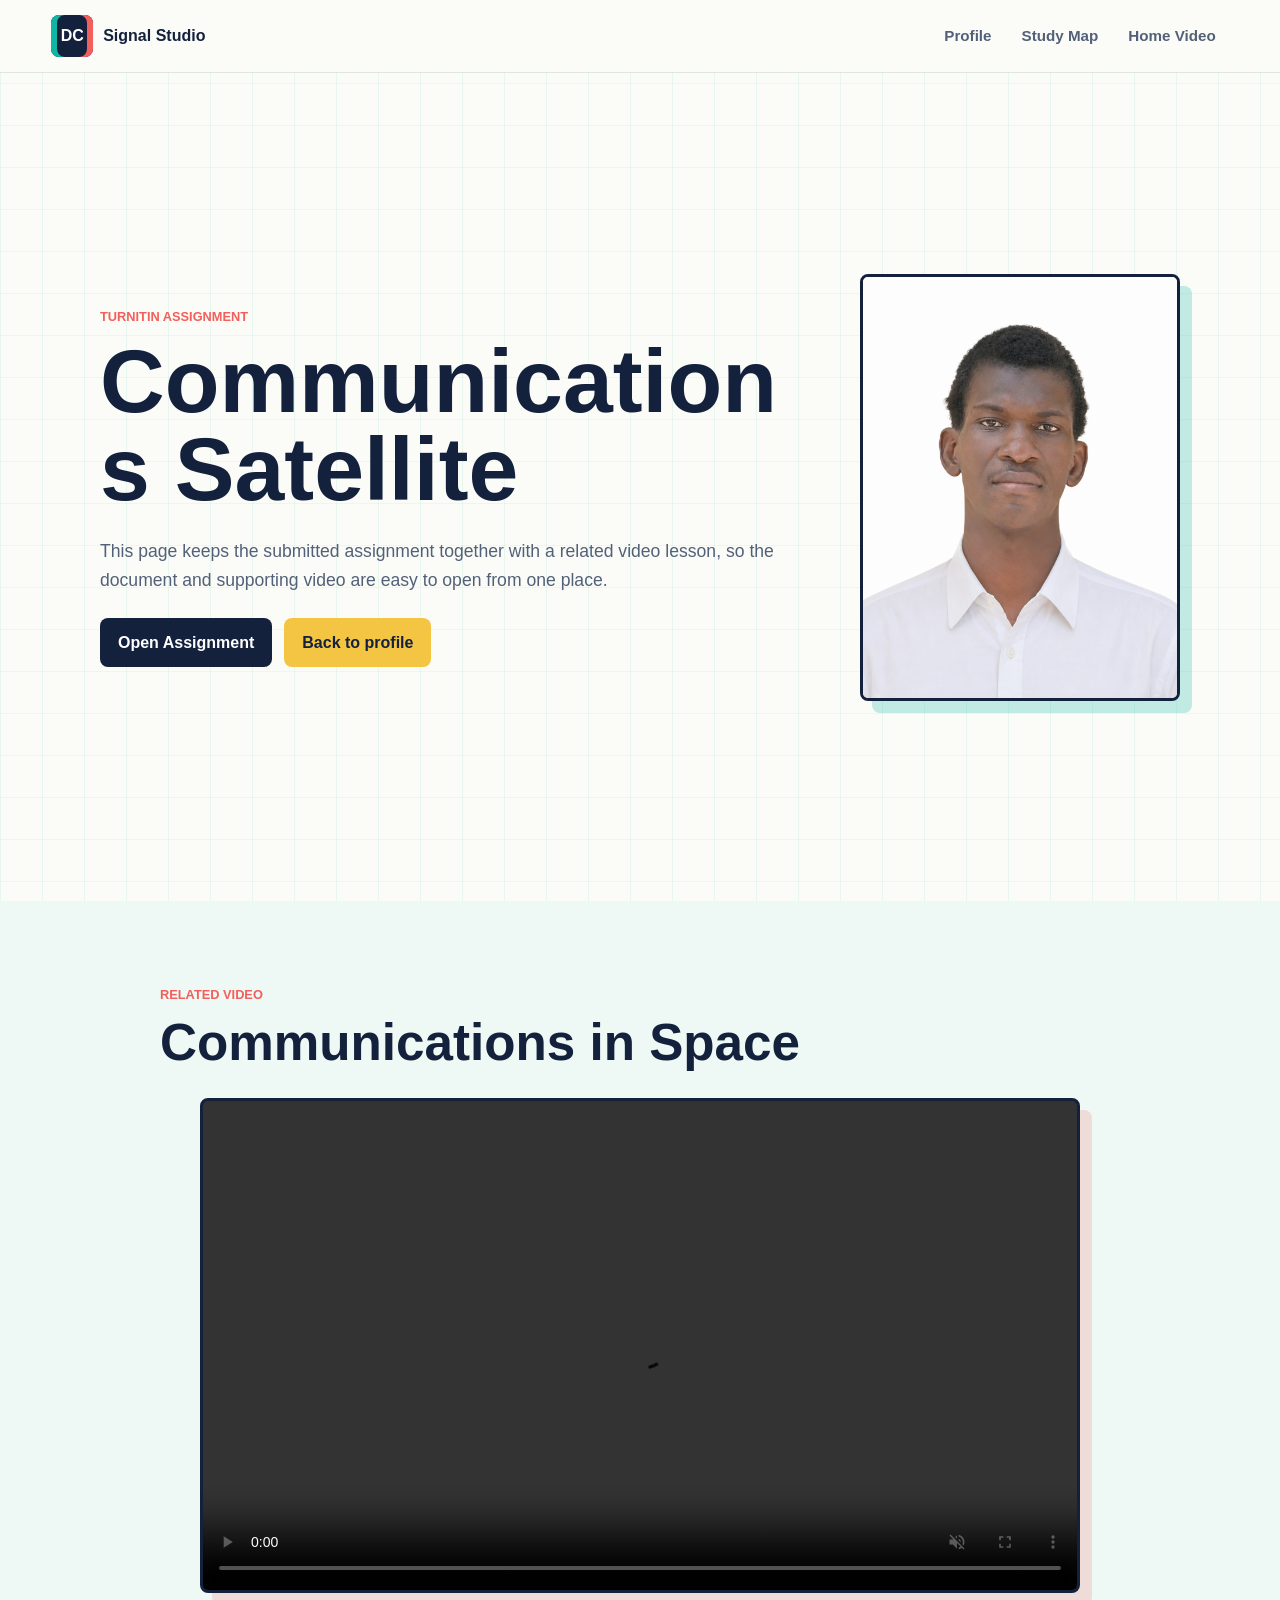
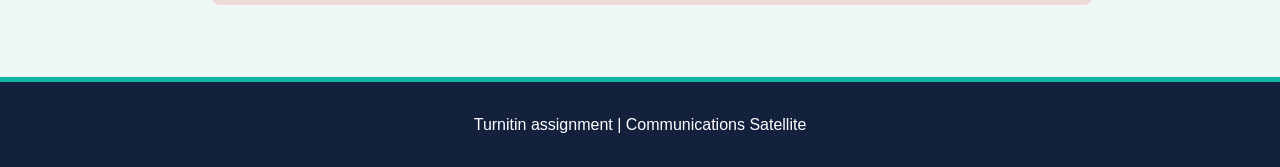
<file: resources/assignment.html>
<!DOCTYPE html>
<html lang="en">
<head>
  <meta charset="UTF-8">
  <meta name="viewport" content="width=device-width, initial-scale=1.0">
  <title>Turnitin Assignment - Communications Satellite</title>
  <link rel="preconnect" href="https://assets.science.nasa.gov">
  <link rel="stylesheet" href="../styles.css">
</head>
<body>
  <header class="topbar">
    <a class="brand" href="../index.html" aria-label="Go to home">
      <span class="brand-mark">DC</span>
      <span>Signal Studio</span>
    </a>
    <nav class="site-menu assignment-menu" aria-label="Assignment navigation">
      <a href="../index.html#about">Profile</a>
      <a href="../index.html#topics">Study Map</a>
      <a href="../index.html#video">Home Video</a>
    </nav>
  </header>

  <main>
    <section class="section assignment-hero">
      <div class="assignment-layout">
        <div class="assignment-copy">
          <p class="eyebrow">Turnitin Assignment</p>
          <h1>Communications Satellite</h1>
          <p>
            This page keeps the submitted assignment together with a related
            video lesson, so the document and supporting video are easy to
            open from one place.
          </p>
          <div class="hero-actions">
            <a class="button primary" href="assignment-view.html">Open Assignment</a>
            <a class="button secondary" href="../index.html">Back to profile</a>
          </div>
        </div>

        <img class="assignment-profile" src="../assets/profile.png" alt="Student profile photo">
      </div>
    </section>

    <section class="section video-section">
      <div class="section-heading">
        <p class="eyebrow">Related Video</p>
        <h2>Communications in Space</h2>
      </div>
      <div class="video-shell">
        <video controls autoplay muted playsinline preload="auto">
          <source src="https://assets.science.nasa.gov/content/dam/science/cds/eclips/assets/videos/our-world-communications-in-space/video.mp4#t=5" type="video/mp4">
        </video>
      </div>
    </section>
  </main>

  <footer class="footer">
    <p>Turnitin assignment | Communications Satellite</p>
  </footer>
  <script src="../script.js"></script>
</body>
</html>
</file>
<file: styles.css>
:root {
  --ink: #14213d;
  --muted: #536079;
  --paper: #fbfcf7;
  --panel: #ffffff;
  --teal: #11b5a4;
  --coral: #f25f5c;
  --gold: #f4c542;
  --line: #dfe5df;
  --shadow: 0 18px 50px rgba(20, 33, 61, 0.14);
}

* {
  box-sizing: border-box;
}

html {
  scroll-behavior: smooth;
}

body {
  margin: 0;
  background:
    linear-gradient(90deg, rgba(17, 181, 164, 0.08) 1px, transparent 1px),
    linear-gradient(0deg, rgba(242, 95, 92, 0.07) 1px, transparent 1px),
    var(--paper);
  background-size: 42px 42px;
  color: var(--ink);
  font-family: Arial, Helvetica, sans-serif;
  line-height: 1.6;
}

a {
  color: inherit;
}

.topbar {
  position: sticky;
  top: 0;
  z-index: 10;
  display: flex;
  align-items: center;
  justify-content: space-between;
  gap: 24px;
  padding: 14px clamp(18px, 4vw, 54px);
  background: rgba(251, 252, 247, 0.92);
  border-bottom: 1px solid var(--line);
  backdrop-filter: blur(14px);
}

.brand {
  display: inline-flex;
  align-items: center;
  gap: 10px;
  font-weight: 800;
  text-decoration: none;
}

.brand-mark {
  display: grid;
  width: 42px;
  height: 42px;
  place-items: center;
  color: #ffffff;
  background: var(--ink);
  border-radius: 8px;
  box-shadow: inset 6px 0 0 var(--teal), inset -6px 0 0 var(--coral);
}

.site-menu {
  display: flex;
  align-items: center;
  gap: 4px;
}

.site-menu a {
  padding: 10px 13px;
  border-radius: 7px;
  color: var(--muted);
  font-size: 0.95rem;
  font-weight: 700;
  text-decoration: none;
}

.site-menu a:hover,
.site-menu a:focus-visible {
  color: var(--ink);
  background: #eef8f5;
}

.menu-toggle {
  display: none;
  width: 44px;
  height: 44px;
  padding: 9px;
  border: 1px solid var(--line);
  border-radius: 8px;
  background: var(--panel);
}

.menu-toggle span {
  display: block;
  height: 2px;
  margin: 5px 0;
  background: var(--ink);
}

.section {
  padding: 84px clamp(18px, 5vw, 76px);
}

.hero {
  min-height: calc(100vh - 72px);
  display: grid;
  align-items: center;
  padding-top: 56px;
}

.hero-grid {
  display: grid;
  grid-template-columns: minmax(0, 0.9fr) minmax(320px, 1.1fr);
  gap: clamp(28px, 5vw, 70px);
  align-items: center;
  width: min(1180px, 100%);
  margin: 0 auto;
}

.eyebrow {
  margin: 0 0 10px;
  color: var(--coral);
  font-size: 0.8rem;
  font-weight: 800;
  letter-spacing: 0;
  text-transform: uppercase;
}

h1,
h2,
h3,
p {
  overflow-wrap: anywhere;
}

h1 {
  max-width: 760px;
  margin: 0;
  font-size: clamp(2.55rem, 7vw, 5.75rem);
  line-height: 0.98;
}

.hero-copy > p:not(.eyebrow) {
  max-width: 620px;
  margin: 24px 0;
  color: var(--muted);
  font-size: 1.1rem;
}

.hero-actions {
  display: flex;
  flex-wrap: wrap;
  gap: 12px;
}

.button {
  display: inline-flex;
  min-height: 46px;
  align-items: center;
  justify-content: center;
  padding: 12px 18px;
  border-radius: 8px;
  font-weight: 800;
  text-decoration: none;
}

.button.primary {
  color: #ffffff;
  background: var(--ink);
}

.button.secondary {
  color: var(--ink);
  background: var(--gold);
}

.signal-board {
  position: relative;
  min-height: 470px;
  overflow: hidden;
  border: 3px solid var(--ink);
  border-radius: 8px;
  background:
    radial-gradient(circle at 20% 15%, rgba(244, 197, 66, 0.35), transparent 26%),
    linear-gradient(135deg, #ffffff 0%, #eef8f5 100%);
  box-shadow: var(--shadow);
}

.node,
.packet {
  position: absolute;
  display: grid;
  place-items: center;
  border: 3px solid var(--ink);
  border-radius: 8px;
  font-weight: 800;
}

.node {
  width: 112px;
  height: 68px;
  background: #ffffff;
}

.node-a {
  top: 70px;
  left: 50px;
  box-shadow: 8px 8px 0 var(--teal);
}

.node-b {
  top: 205px;
  left: 50%;
  transform: translateX(-50%);
  box-shadow: 8px 8px 0 var(--gold);
}

.node-c {
  right: 50px;
  bottom: 70px;
  box-shadow: 8px 8px 0 var(--coral);
}

.pulse-line {
  position: absolute;
  height: 8px;
  border-radius: 999px;
  background: repeating-linear-gradient(90deg, var(--ink) 0 18px, transparent 18px 30px);
}

.line-one {
  top: 155px;
  left: 140px;
  width: 58%;
  transform: rotate(20deg);
}

.line-two {
  right: 120px;
  bottom: 170px;
  width: 46%;
  transform: rotate(-22deg);
}

.packet {
  width: 70px;
  height: 42px;
  color: #ffffff;
  background: var(--coral);
  animation: floatPacket 4s ease-in-out infinite;
}

.packet-one {
  top: 132px;
  left: 36%;
}

.packet-two {
  top: 254px;
  right: 20%;
  background: var(--teal);
  animation-delay: 0.8s;
}

.packet-three {
  left: 20%;
  bottom: 86px;
  background: var(--ink);
  animation-delay: 1.5s;
}

@keyframes floatPacket {
  0%, 100% {
    transform: translateY(0);
  }
  50% {
    transform: translateY(-12px);
  }
}

.section-heading {
  width: min(960px, 100%);
  margin: 0 auto 28px;
}

h2 {
  margin: 0;
  font-size: clamp(2rem, 4vw, 3.4rem);
  line-height: 1.05;
}

.profile-layout,
.telegraph-panel,
.video-shell,
.resource-list,
.inspiration-text {
  width: min(1040px, 100%);
  margin: 0 auto;
}

.profile-layout {
  display: grid;
  grid-template-columns: 230px minmax(0, 1fr);
  gap: 30px;
  align-items: center;
  padding: 28px;
  border: 3px solid var(--ink);
  border-radius: 8px;
  background: var(--panel);
  box-shadow: 12px 12px 0 rgba(17, 181, 164, 0.25);
}

.profile-image {
  width: 100%;
  max-width: 230px;
  aspect-ratio: 3 / 4;
  object-fit: cover;
  object-position: center top;
  border-radius: 8px;
  background: #eef8f5;
}

.student-line {
  margin: 0 0 8px;
  font-size: 1.05rem;
}

.profile-copy p:last-child {
  margin-bottom: 0;
  color: var(--muted);
}

.topics-section {
  background: #ffffff;
}

.topic-grid {
  display: grid;
  grid-template-columns: repeat(5, minmax(0, 1fr));
  width: min(1180px, 100%);
  margin: 0 auto;
  border: 2px solid var(--ink);
}

.topic-card {
  min-height: 250px;
  padding: 22px;
  border-right: 2px solid var(--ink);
  background: #fbfcf7;
}

.topic-card:last-child {
  border-right: 0;
}

.topic-card:nth-child(even) {
  background: #eef8f5;
}

.topic-number {
  display: inline-grid;
  width: 46px;
  height: 34px;
  place-items: center;
  color: #ffffff;
  background: var(--ink);
  border-radius: 6px;
  font-weight: 800;
}

.topic-card h3 {
  margin: 22px 0 10px;
  line-height: 1.12;
}

.topic-card p {
  margin: 0;
  color: var(--muted);
}

.telegraph-panel {
  padding: 18px;
  border: 3px solid var(--ink);
  border-radius: 8px;
  background: var(--panel);
  box-shadow: var(--shadow);
}

.telegraph-diagram {
  display: block;
  width: 100%;
  height: auto;
}

.svg-label {
  fill: #14213d;
  font-family: Arial, Helvetica, sans-serif;
  font-size: 26px;
  font-weight: 800;
}

.svg-note {
  fill: #536079;
  font-family: Arial, Helvetica, sans-serif;
  font-size: 24px;
  font-weight: 700;
}

.video-section {
  background: #eef8f5;
}

.video-shell {
  position: relative;
  width: min(880px, 100%);
  aspect-ratio: 16 / 9;
  overflow: hidden;
  border: 3px solid var(--ink);
  border-radius: 8px;
  background: var(--ink);
  box-shadow: 12px 12px 0 rgba(242, 95, 92, 0.18);
}

.video-shell iframe,
.video-shell video {
  display: block;
  width: 100%;
  height: 100%;
  border: 0;
  background: var(--ink);
}

.inspiration-section {
  background: var(--ink);
  color: #ffffff;
}

.inspiration-section .eyebrow {
  color: var(--gold);
}

.inspiration-text {
  font-size: clamp(1.15rem, 2.5vw, 1.65rem);
  color: #eef8f5;
}

.resource-list {
  display: grid;
  grid-template-columns: repeat(4, minmax(0, 1fr));
  border: 2px solid var(--ink);
  background: var(--panel);
}

.resource-list a {
  min-height: 150px;
  padding: 22px;
  border-right: 2px solid var(--ink);
  font-size: 1.05rem;
  font-weight: 800;
  text-decoration: none;
}

.resource-list a:last-child {
  border-right: 0;
}

.resource-list a:hover,
.resource-list a:focus-visible {
  background: var(--gold);
}

.resource-list span {
  display: block;
  margin-top: 10px;
  color: var(--muted);
  font-size: 0.9rem;
  font-weight: 700;
}

.footer {
  padding: 30px 18px;
  text-align: center;
  color: #ffffff;
  background: var(--ink);
  border-top: 5px solid var(--teal);
}

.footer p {
  margin: 0;
}

.assignment-hero {
  min-height: calc(100vh - 72px);
  display: grid;
  align-items: center;
}

.assignment-layout {
  display: grid;
  grid-template-columns: minmax(0, 1fr) minmax(220px, 320px);
  gap: clamp(28px, 5vw, 70px);
  align-items: center;
  width: min(1080px, 100%);
  margin: 0 auto;
}

.assignment-copy > p:not(.eyebrow) {
  max-width: 680px;
  margin: 24px 0;
  color: var(--muted);
  font-size: 1.1rem;
}

.assignment-profile {
  width: 100%;
  aspect-ratio: 3 / 4;
  object-fit: cover;
  object-position: center top;
  border: 3px solid var(--ink);
  border-radius: 8px;
  background: var(--panel);
  box-shadow: 12px 12px 0 rgba(17, 181, 164, 0.25);
}

.assignment-menu {
  display: flex;
}

.document-section {
  background: #ffffff;
}

.document-view {
  width: min(920px, 100%);
  margin: 0 auto;
  padding: clamp(22px, 4vw, 46px);
  border: 3px solid var(--ink);
  border-radius: 8px;
  background: var(--panel);
  box-shadow: 12px 12px 0 rgba(17, 181, 164, 0.2);
}

.document-view h2 {
  margin: 36px 0 12px;
  font-size: clamp(1.55rem, 3vw, 2.35rem);
}

.document-view h2:first-child {
  margin-top: 0;
}

.document-view h3 {
  margin: 26px 0 10px;
  font-size: clamp(1.15rem, 2vw, 1.55rem);
}

.document-view p {
  margin: 0 0 16px;
  color: var(--muted);
}

.document-view .doc-note {
  padding-left: 18px;
  border-left: 4px solid var(--gold);
}

@media (max-width: 920px) {
  .hero-grid,
  .profile-layout,
  .assignment-layout {
    grid-template-columns: 1fr;
  }

  .signal-board {
    min-height: 390px;
  }

  .topic-grid,
  .resource-list {
    grid-template-columns: 1fr 1fr;
  }

  .topic-card:nth-child(2n),
  .resource-list a:nth-child(2n) {
    border-right: 0;
  }

  .topic-card {
    border-bottom: 2px solid var(--ink);
  }

  .topic-card:nth-last-child(-n+1) {
    border-bottom: 0;
  }
}

@media (max-width: 680px) {
  .menu-toggle {
    display: block;
  }

  .site-menu {
    position: absolute;
    top: 72px;
    right: 18px;
    left: 18px;
    display: none;
    flex-direction: column;
    align-items: stretch;
    padding: 8px;
    border: 1px solid var(--line);
    border-radius: 8px;
    background: var(--panel);
    box-shadow: var(--shadow);
  }

  .site-menu.is-open {
    display: flex;
  }

  .site-menu a {
    padding: 13px;
  }

  .section {
    padding: 62px 18px;
  }

  .hero {
    min-height: auto;
  }

  .hero-actions {
    display: grid;
  }

  .signal-board {
    min-height: 330px;
  }

  .node {
    width: 92px;
    height: 58px;
    font-size: 0.85rem;
  }

  .node-a {
    left: 24px;
  }

  .node-c {
    right: 24px;
  }

  .packet {
    width: 60px;
    height: 38px;
    font-size: 0.85rem;
  }

  .profile-layout {
    padding: 18px;
  }

  .assignment-menu {
    position: static;
    display: flex;
    flex-direction: row;
    padding: 0;
    border: 0;
    background: transparent;
    box-shadow: none;
  }

  .assignment-menu a {
    padding: 10px 8px;
    font-size: 0.85rem;
  }

  .topic-grid,
  .resource-list {
    grid-template-columns: 1fr;
  }

  .topic-card,
  .resource-list a {
    min-height: auto;
    border-right: 0;
    border-bottom: 2px solid var(--ink);
  }

  .topic-card:last-child,
  .resource-list a:last-child {
    border-bottom: 0;
  }
}
</file>
